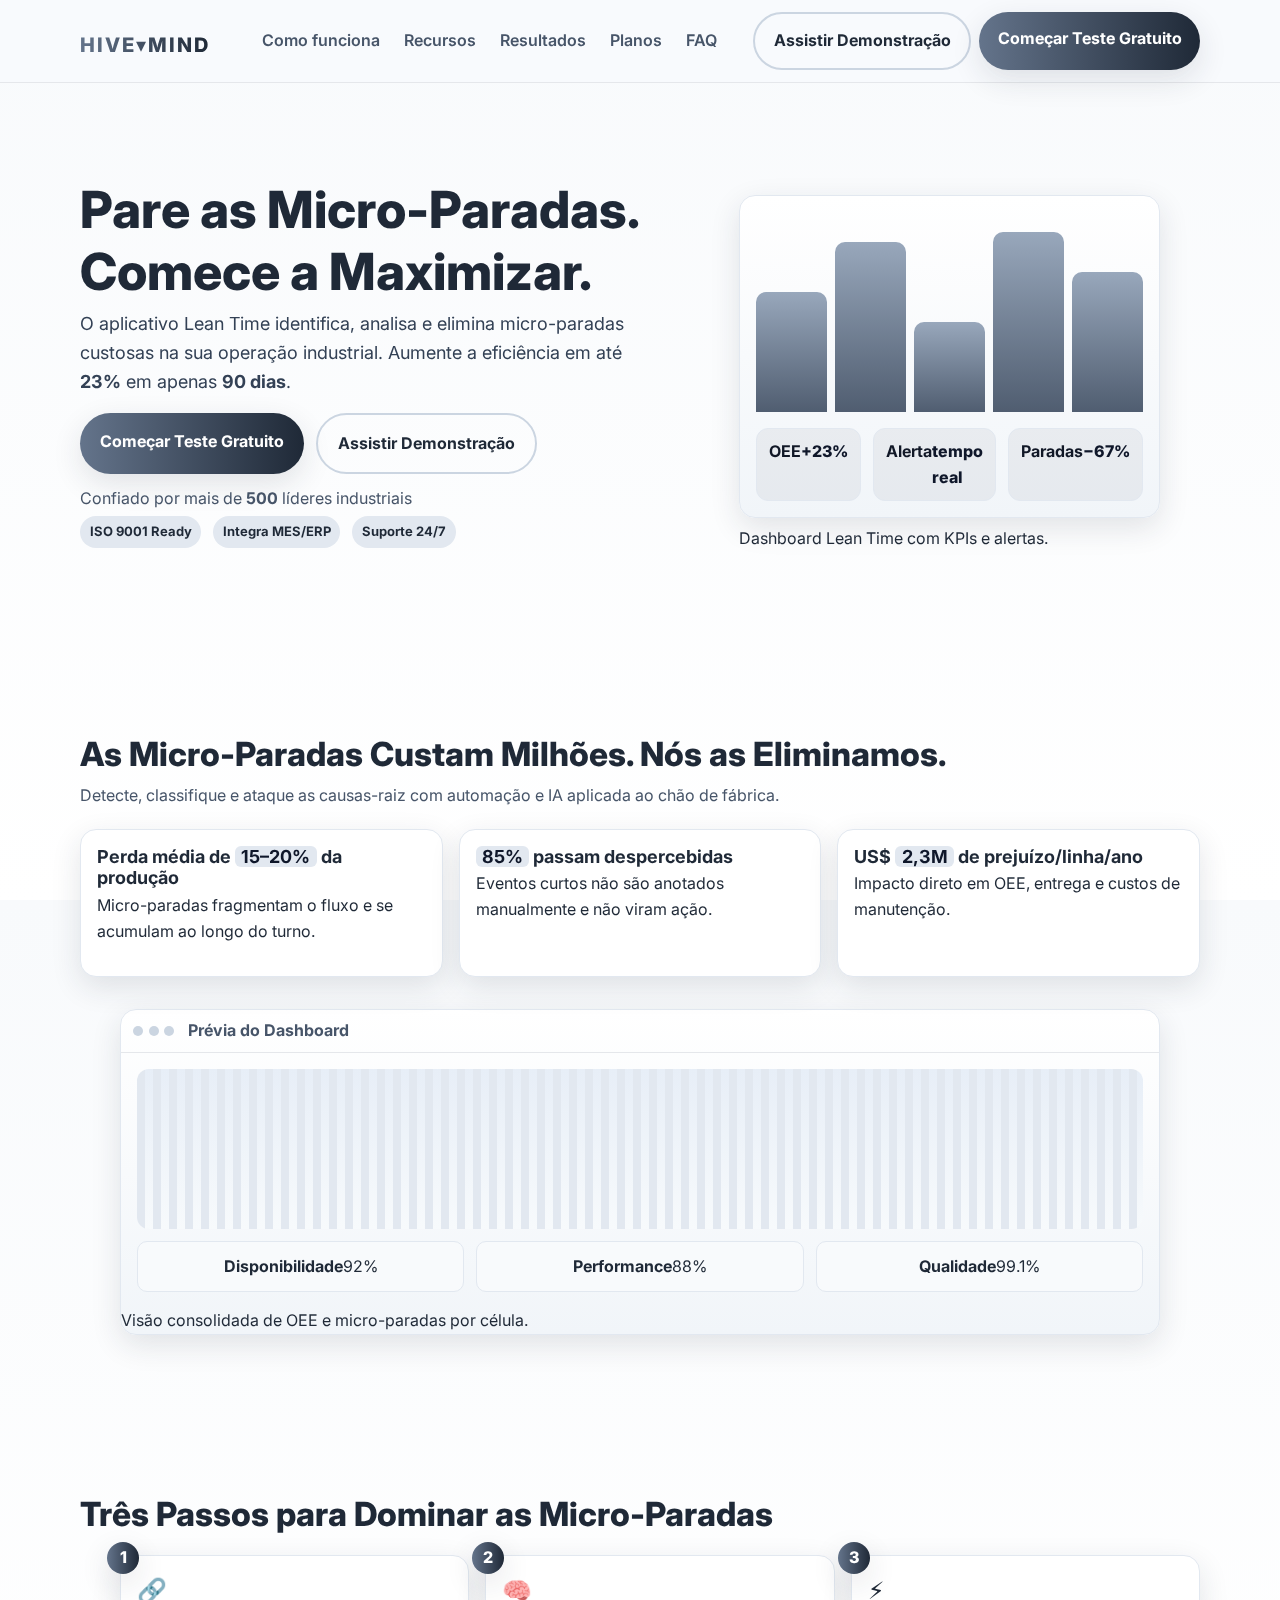
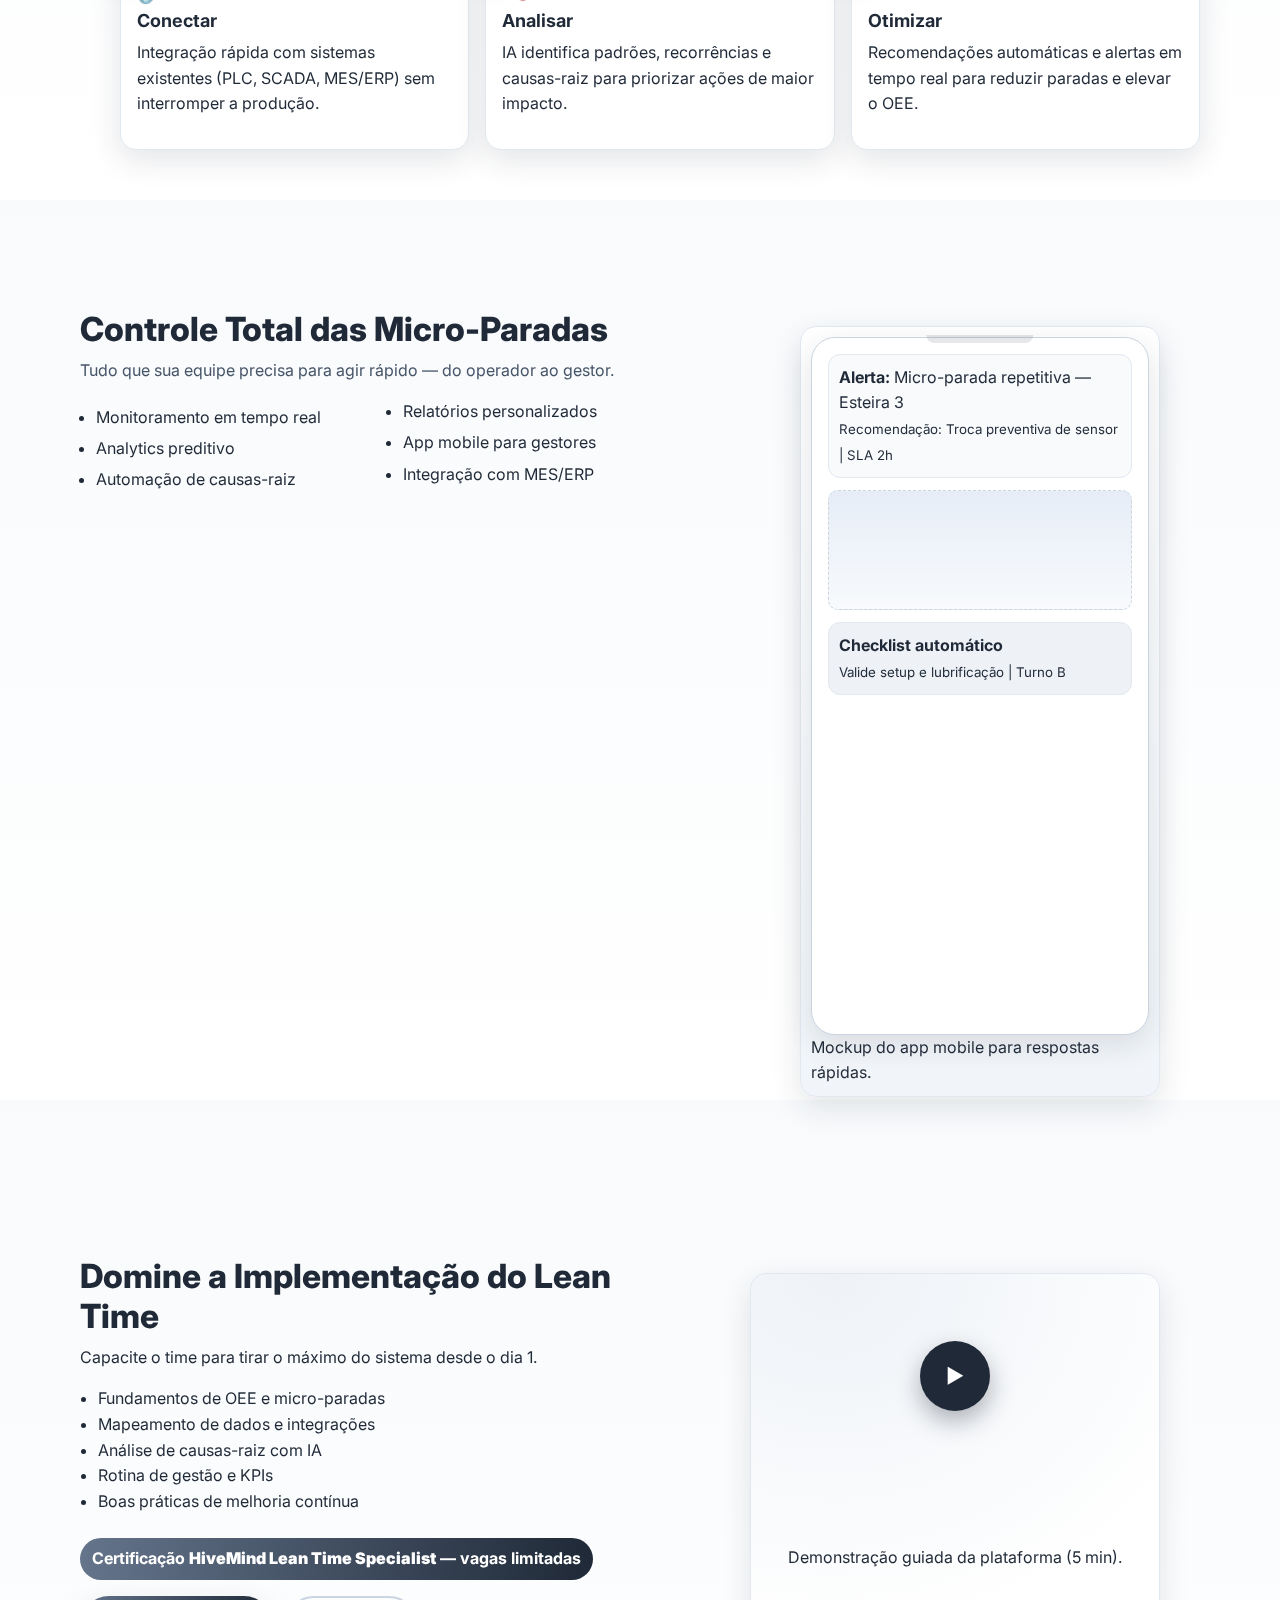
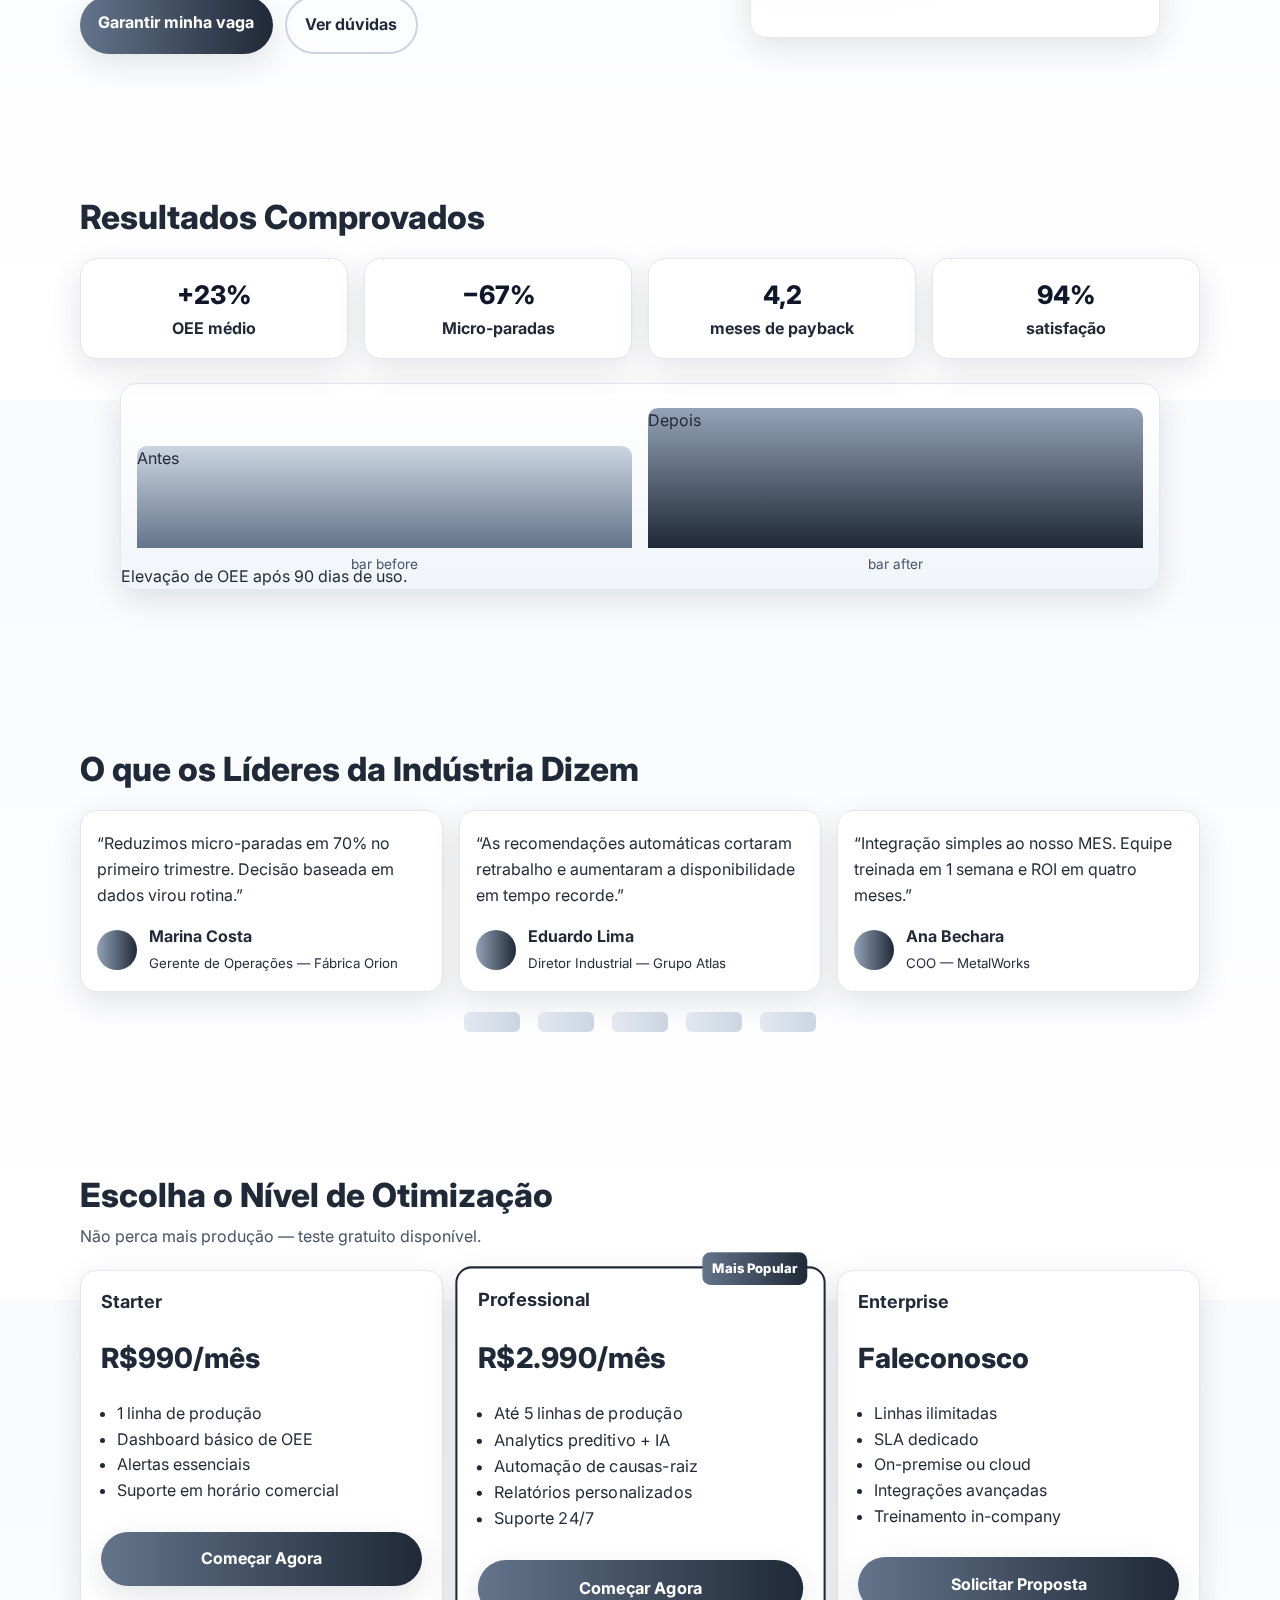
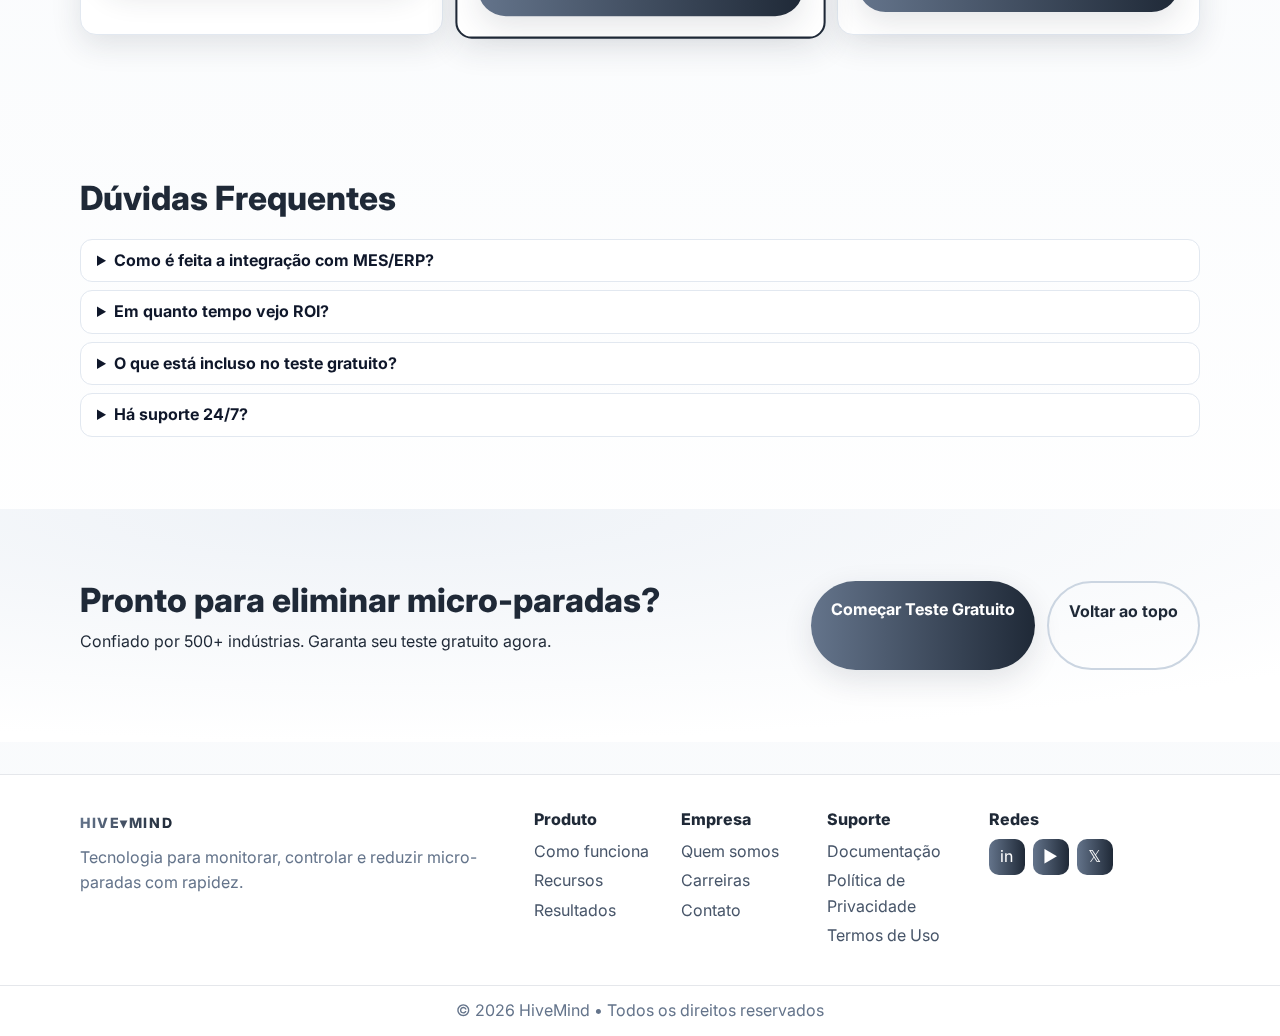
<file: app/index.html>
<!DOCTYPE html>
<html lang="pt-BR">
<head>
  <meta charset="utf-8" />
  <meta name="viewport" content="width=device-width, initial-scale=1" />
  <title>HiveMind – Lean Time Application | Pare as Micro-Paradas</title>
  <meta name="description" content="HiveMind – Lean Time Application: monitore, controle e reduza micro-paradas com analytics preditivo e integrações MES/ERP.">
  <link rel="preconnect" href="https://fonts.gstatic.com" crossorigin>
  <link href="https://fonts.googleapis.com/css2?family=Inter:wght@400;500;600;700;800&display=swap" rel="stylesheet">
  <link rel="stylesheet" href="styles.css" />
</head>
<body>
  <!-- Barra de navegação -->
  <header class="site-header">
    <div class="container header-inner">
      <a class="brand" href="#top" aria-label="HiveMind Home">
        <!-- Logo minimalista com gradiente -->
        <svg class="logo" width="140" height="28" viewBox="0 0 140 28" role="img" aria-label="HiveMind">
          <defs>
            <linearGradient id="g1" x1="0%" y1="0%" x2="100%" y2="0%">
              <stop offset="0%" stop-color="#64748B"/>
              <stop offset="100%" stop-color="#1F2937"/>
            </linearGradient>
          </defs>
          <text x="0" y="20" fill="url(#g1)" font-family="Inter, system-ui, -apple-system, Segoe UI, Roboto, Arial" font-size="20" font-weight="800" letter-spacing="2">HIVE▾MIND</text>
        </svg>
      </a>

      <nav class="nav" aria-label="principal">
        <a href="#como-funciona">Como funciona</a>
        <a href="#beneficios">Recursos</a>
        <a href="#resultados">Resultados</a>
        <a href="#precos">Planos</a>
        <a href="#faq">FAQ</a>
      </nav>

      <div class="header-cta">
        <a class="btn btn-ghost sm-hide" href="#demo">Assistir Demonstração</a>
        <a class="btn" href="#precos">Começar Teste Gratuito</a>
      </div>
    </div>
  </header>

  <main id="top">
    <!-- HERO -->
    <section class="section-hero">
      <div class="container grid-2">
        <div class="hero-copy">
          <h1>Pare as Micro-Paradas. <br class="br-md">Comece a Maximizar.</h1>
          <p class="lead">
            O aplicativo Lean Time identifica, analisa e elimina micro-paradas custosas na sua operação industrial.
            Aumente a eficiência em até <strong>23%</strong> em apenas <strong>90 dias</strong>.
          </p>

          <div class="cta-row">
            <a class="btn btn-lg" href="#precos">Começar Teste Gratuito</a>
            <a class="btn btn-ghost btn-lg" href="#demo">Assistir Demonstração</a>
          </div>

          <p class="trust">Confiado por mais de <strong>500</strong> líderes industriais</p>

          <ul class="hero-badges" aria-label="selos de confiança">
            <li>ISO 9001 Ready</li>
            <li>Integra MES/ERP</li>
            <li>Suporte 24/7</li>
          </ul>
        </div>

        <figure class="hero-media" aria-label="Visual de fábrica com analytics">
          <!-- Placeholder de gráfico/analytics -->
          <div class="mockup hero-mock">
            <div class="chart-bars" aria-hidden="true">
              <span style="--h:60%"></span>
              <span style="--h:85%"></span>
              <span style="--h:45%"></span>
              <span style="--h:90%"></span>
              <span style="--h:70%"></span>
            </div>
            <div class="kpi-row">
              <div class="kpi"><b>OEE</b><span>+23%</span></div>
              <div class="kpi"><b>Alerta</b><span>tempo real</span></div>
              <div class="kpi"><b>Paradas</b><span>−67%</span></div>
            </div>
          </div>
          <figcaption>Dashboard Lean Time com KPIs e alertas.</figcaption>
        </figure>
      </div>
    </section>

    <!-- PROBLEMA & SOLUÇÃO -->
    <section class="section problem">
      <div class="container">
        <header class="section-head">
          <h2>As Micro-Paradas Custam Milhões. Nós as Eliminamos.</h2>
          <p>Detecte, classifique e ataque as causas-raiz com automação e IA aplicada ao chão de fábrica.</p>
        </header>

        <div class="cards-3">
          <article class="card stat">
            <h3>Perda média de <span class="mark">15–20%</span> da produção</h3>
            <p>Micro-paradas fragmentam o fluxo e se acumulam ao longo do turno.</p>
          </article>
          <article class="card stat">
            <h3><span class="mark">85%</span> passam despercebidas</h3>
            <p>Eventos curtos não são anotados manualmente e não viram ação.</p>
          </article>
          <article class="card stat">
            <h3>US$ <span class="mark">2,3M</span> de prejuízo/linha/ano</h3>
            <p>Impacto direto em OEE, entrega e custos de manutenção.</p>
          </article>
        </div>

        <figure class="mockup wide">
          <div class="mockup-nav">
            <span class="dot"></span><span class="dot"></span><span class="dot"></span>
            <span class="title">Prévia do Dashboard</span>
          </div>
          <div class="mockup-body">
            <div class="trend"></div>
            <div class="cards">
              <div><b>Disponibilidade</b><span>92%</span></div>
              <div><b>Performance</b><span>88%</span></div>
              <div><b>Qualidade</b><span>99.1%</span></div>
            </div>
          </div>
          <figcaption>Visão consolidada de OEE e micro-paradas por célula.</figcaption>
        </figure>
      </div>
    </section>

    <!-- COMO FUNCIONA -->
    <section id="como-funciona" class="section how">
      <div class="container">
        <header class="section-head">
          <h2>Três Passos para Dominar as Micro-Paradas</h2>
        </header>

        <ol class="steps">
          <li>
            <div class="icon" aria-hidden="true">🔗</div>
            <h3>Conectar</h3>
            <p>Integração rápida com sistemas existentes (PLC, SCADA, MES/ERP) sem interromper a produção.</p>
          </li>
          <li>
            <div class="icon" aria-hidden="true">🧠</div>
            <h3>Analisar</h3>
            <p>IA identifica padrões, recorrências e causas-raiz para priorizar ações de maior impacto.</p>
          </li>
          <li>
            <div class="icon" aria-hidden="true">⚡</div>
            <h3>Otimizar</h3>
            <p>Recomendações automáticas e alertas em tempo real para reduzir paradas e elevar o OEE.</p>
          </li>
        </ol>
      </div>
    </section>

    <!-- BENEFÍCIOS & RECURSOS -->
    <section id="beneficios" class="section features">
      <div class="container grid-2">
        <header class="section-head">
          <h2>Controle Total das Micro-Paradas</h2>
          <p>Tudo que sua equipe precisa para agir rápido — do operador ao gestor.</p>
          <ul class="feature-list">
            <li>Monitoramento em tempo real</li>
            <li>Analytics preditivo</li>
            <li>Automação de causas-raiz</li>
            <li>Relatórios personalizados</li>
            <li>App mobile para gestores</li>
            <li>Integração com MES/ERP</li>
          </ul>
        </header>

        <figure class="mockup phone">
          <div class="phone-notch"></div>
          <div class="phone-screen">
            <div class="ticket">
              <b>Alerta:</b> Micro-parada repetitiva — Esteira 3<br>
              <small>Recomendação: Troca preventiva de sensor | SLA 2h</small>
            </div>
            <div class="mini-chart"></div>
            <div class="ticket secondary">
              <b>Checklist automático</b><br>
              <small>Valide setup e lubrificação | Turno B</small>
            </div>
          </div>
          <figcaption>Mockup do app mobile para respostas rápidas.</figcaption>
        </figure>
      </div>
    </section>

    <!-- TREINAMENTO -->
    <section class="section training" id="demo">
      <div class="container grid-2">
        <div>
          <h2>Domine a Implementação do Lean Time</h2>
          <p>Capacite o time para tirar o máximo do sistema desde o dia 1.</p>
          <ul class="modules">
            <li>Fundamentos de OEE e micro-paradas</li>
            <li>Mapeamento de dados e integrações</li>
            <li>Análise de causas-raiz com IA</li>
            <li>Rotina de gestão e KPIs</li>
            <li>Boas práticas de melhoria contínua</li>
          </ul>
          <div class="badge">Certificação <b>HiveMind Lean Time Specialist</b> — vagas limitadas</div>
          <div class="cta-row">
            <a class="btn" href="#precos">Garantir minha vaga</a>
            <a class="btn btn-ghost" href="#faq">Ver dúvidas</a>
          </div>
        </div>
        <figure class="video-placeholder" aria-label="Player de demonstração">
          <div class="play">▶</div>
          <figcaption>Demonstração guiada da plataforma (5 min).</figcaption>
        </figure>
      </div>
    </section>

    <!-- RESULTADOS / ROI -->
    <section id="resultados" class="section results">
      <div class="container">
        <header class="section-head">
          <h2>Resultados Comprovados</h2>
        </header>

        <div class="metrics">
          <div class="metric"><span>+23%</span><b>OEE médio</b></div>
          <div class="metric"><span>−67%</span><b>Micro-paradas</b></div>
          <div class="metric"><span>4,2</span><b>meses de payback</b></div>
          <div class="metric"><span>94%</span><b>satisfação</b></div>
        </div>

        <!-- gráfico antes/depois (placeholder) -->
        <figure class="mockup chart-before-after" aria-label="Gráfico antes e depois">
          <div class="ba">
            <div class="bar before" style="--v:62%">Antes</div>
            <div class="bar after"  style="--v:85%">Depois</div>
          </div>
          <figcaption>Elevação de OEE após 90 dias de uso.</figcaption>
        </figure>
      </div>
    </section>

    <!-- DEPOIMENTOS -->
    <section class="section testimonials">
      <div class="container">
        <header class="section-head">
          <h2>O que os Líderes da Indústria Dizem</h2>
        </header>

        <div class="cards-3">
          <article class="testimonial">
            <p>“Reduzimos micro-paradas em 70% no primeiro trimestre. Decisão baseada em dados virou rotina.”</p>
            <div class="who">
              <div class="avatar" aria-hidden="true"></div>
              <div><b>Marina Costa</b><br><small>Gerente de Operações — Fábrica Orion</small></div>
            </div>
          </article>
          <article class="testimonial">
            <p>“As recomendações automáticas cortaram retrabalho e aumentaram a disponibilidade em tempo recorde.”</p>
            <div class="who">
              <div class="avatar" aria-hidden="true"></div>
              <div><b>Eduardo Lima</b><br><small>Diretor Industrial — Grupo Atlas</small></div>
            </div>
          </article>
          <article class="testimonial">
            <p>“Integração simples ao nosso MES. Equipe treinada em 1 semana e ROI em quatro meses.”</p>
            <div class="who">
              <div class="avatar" aria-hidden="true"></div>
              <div><b>Ana Bechara</b><br><small>COO — MetalWorks</small></div>
            </div>
          </article>
        </div>

        <ul class="logo-row" aria-label="logos de clientes">
          <li class="logo-dot"></li><li class="logo-dot"></li><li class="logo-dot"></li><li class="logo-dot"></li><li class="logo-dot"></li>
        </ul>
      </div>
    </section>

    <!-- PLANOS & PREÇOS -->
    <section id="precos" class="section pricing">
      <div class="container">
        <header class="section-head">
          <h2>Escolha o Nível de Otimização</h2>
          <p>Não perca mais produção — teste gratuito disponível.</p>
        </header>

        <div class="pricing-grid">
          <!-- Starter -->
          <article class="price-card">
            <h3>Starter</h3>
            <p class="price"><span>R$</span>990<span>/mês</span></p>
            <ul>
              <li>1 linha de produção</li>
              <li>Dashboard básico de OEE</li>
              <li>Alertas essenciais</li>
              <li>Suporte em horário comercial</li>
            </ul>
            <a class="btn w-100" href="#cta-final">Começar Agora</a>
          </article>

          <!-- Professional (Mais Popular) -->
          <article class="price-card highlight" aria-label="Plano mais popular">
            <div class="ribbon">Mais Popular</div>
            <h3>Professional</h3>
            <p class="price"><span>R$</span>2.990<span>/mês</span></p>
            <ul>
              <li>Até 5 linhas de produção</li>
              <li>Analytics preditivo + IA</li>
              <li>Automação de causas-raiz</li>
              <li>Relatórios personalizados</li>
              <li>Suporte 24/7</li>
            </ul>
            <a class="btn w-100" href="#cta-final">Começar Agora</a>
          </article>

          <!-- Enterprise -->
          <article class="price-card">
            <h3>Enterprise</h3>
            <p class="price"><span>Fale</span>conosco</p>
            <ul>
              <li>Linhas ilimitadas</li>
              <li>SLA dedicado</li>
              <li>On-premise ou cloud</li>
              <li>Integrações avançadas</li>
              <li>Treinamento in-company</li>
            </ul>
            <a class="btn w-100" href="#cta-final">Solicitar Proposta</a>
          </article>
        </div>
      </div>
    </section>

    <!-- FAQ -->
    <section id="faq" class="section faq">
      <div class="container">
        <header class="section-head">
          <h2>Dúvidas Frequentes</h2>
        </header>

        <div class="faq-list">
          <details>
            <summary>Como é feita a integração com MES/ERP?</summary>
            <p>Conectamos via APIs, OPC UA e conectores prontos. A implantação é guiada e sem parada da produção.</p>
          </details>
          <details>
            <summary>Em quanto tempo vejo ROI?</summary>
            <p>Clientes típicos atingem payback em ~4,2 meses ao reduzir micro-paradas e elevar OEE.</p>
          </details>
          <details>
            <summary>O que está incluso no teste gratuito?</summary>
            <p>30 dias com recursos Professional em uma linha piloto, onboarding e acesso ao treinamento básico.</p>
          </details>
          <details>
            <summary>Há suporte 24/7?</summary>
            <p>Sim, nos planos Professional e Enterprise, com canais dedicados e SLOs definidos.</p>
          </details>
        </div>
      </div>
    </section>

    <!-- CTA FINAL -->
    <section id="cta-final" class="section cta-final">
      <div class="container grid-2">
        <div>
          <h2>Pronto para eliminar micro-paradas?</h2>
          <p>Confiado por 500+ indústrias. Garanta seu teste gratuito agora.</p>
        </div>
        <div class="cta-row end">
          <a class="btn btn-lg" href="#precos">Começar Teste Gratuito</a>
          <a class="btn btn-ghost btn-lg" href="#top">Voltar ao topo</a>
        </div>
      </div>
    </section>
  </main>

  <!-- RODAPÉ -->
  <footer class="site-footer">
    <div class="container footer-grid">
      <div>
        <div class="brand-inline">
          <svg class="logo small" width="110" height="24" viewBox="0 0 140 28" aria-hidden="true">
            <defs>
              <linearGradient id="g2" x1="0%" y1="0%" x2="100%" y2="0%">
                <stop offset="0%" stop-color="#64748B"/>
                <stop offset="100%" stop-color="#1F2937"/>
              </linearGradient>
            </defs>
            <text x="0" y="20" fill="url(#g2)" font-family="Inter" font-size="18" font-weight="800" letter-spacing="2">HIVE▾MIND</text>
          </svg>
        </div>
        <p class="muted">Tecnologia para monitorar, controlar e reduzir micro-paradas com rapidez.</p>
      </div>

      <nav class="footer-nav" aria-label="links úteis">
        <div>
          <h4>Produto</h4>
          <a href="#como-funciona">Como funciona</a>
          <a href="#beneficios">Recursos</a>
          <a href="#resultados">Resultados</a>
        </div>
        <div>
          <h4>Empresa</h4>
          <a href="#">Quem somos</a>
          <a href="#">Carreiras</a>
          <a href="#">Contato</a>
        </div>
        <div>
          <h4>Suporte</h4>
          <a href="#">Documentação</a>
          <a href="#">Política de Privacidade</a>
          <a href="#">Termos de Uso</a>
        </div>
      </nav>

      <div class="social">
        <h4>Redes</h4>
        <div class="icons" aria-label="redes sociais">
          <a href="#" aria-label="LinkedIn">in</a>
          <a href="#" aria-label="YouTube">▶</a>
          <a href="#" aria-label="X/Twitter">𝕏</a>
        </div>
      </div>
    </div>

    <div class="copy">
      © <span id="y"></span> HiveMind • Todos os direitos reservados
    </div>
  </footer>

  <script>
    // Ano dinâmico simples
    document.getElementById('y').textContent = new Date().getFullYear();
  </script>
</body>
</html>
</file>
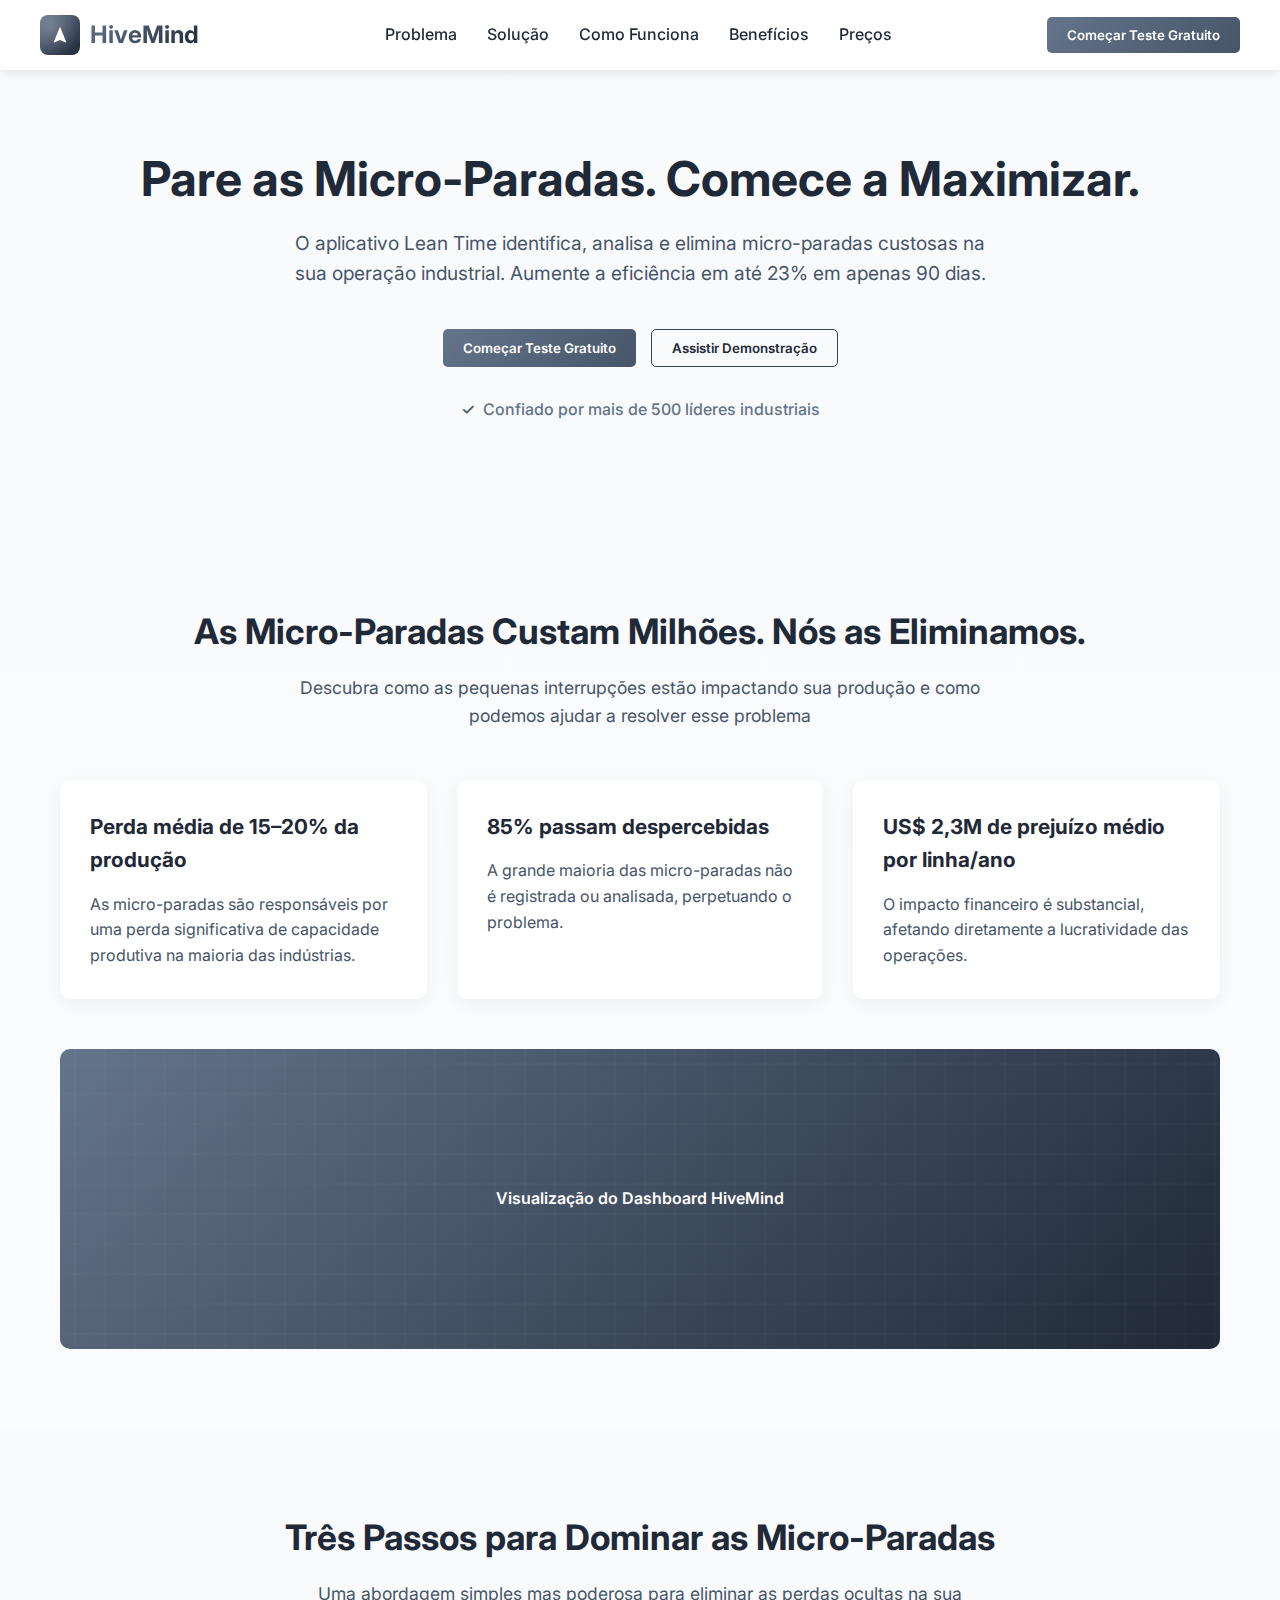
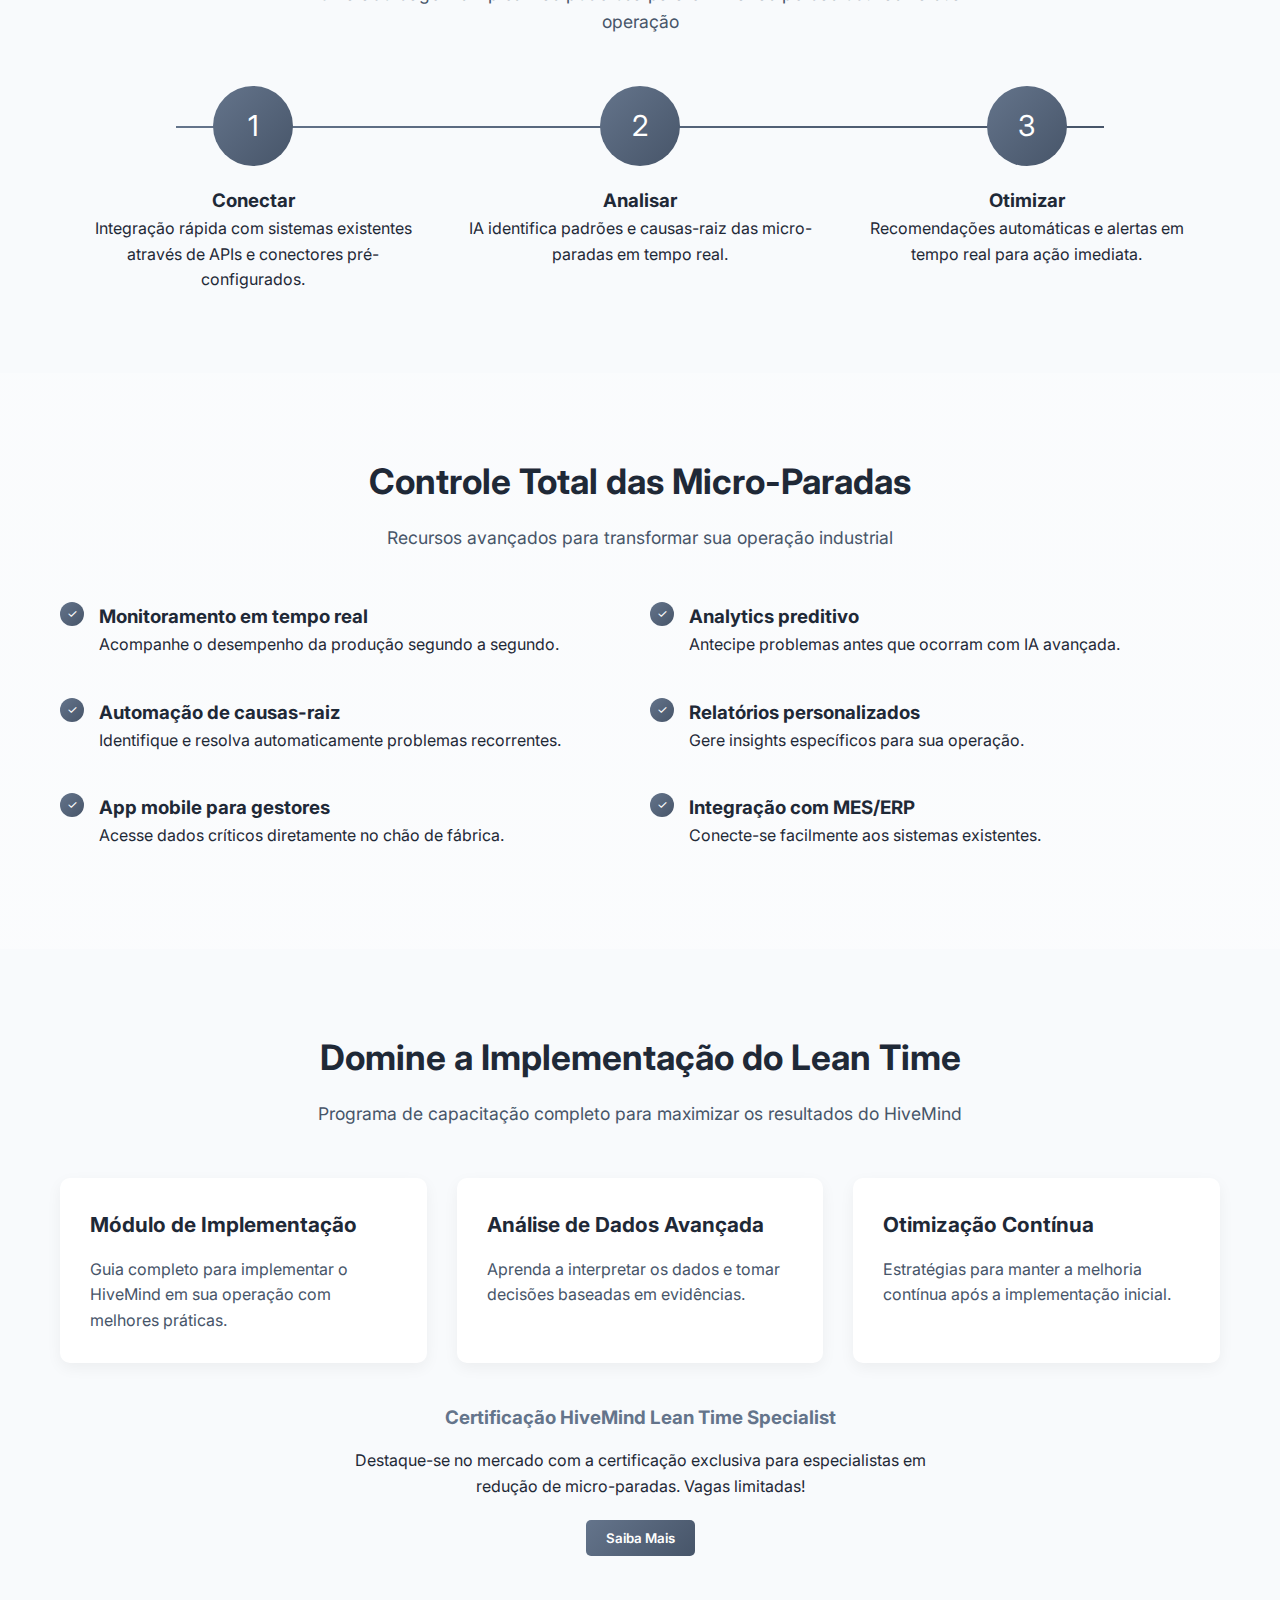
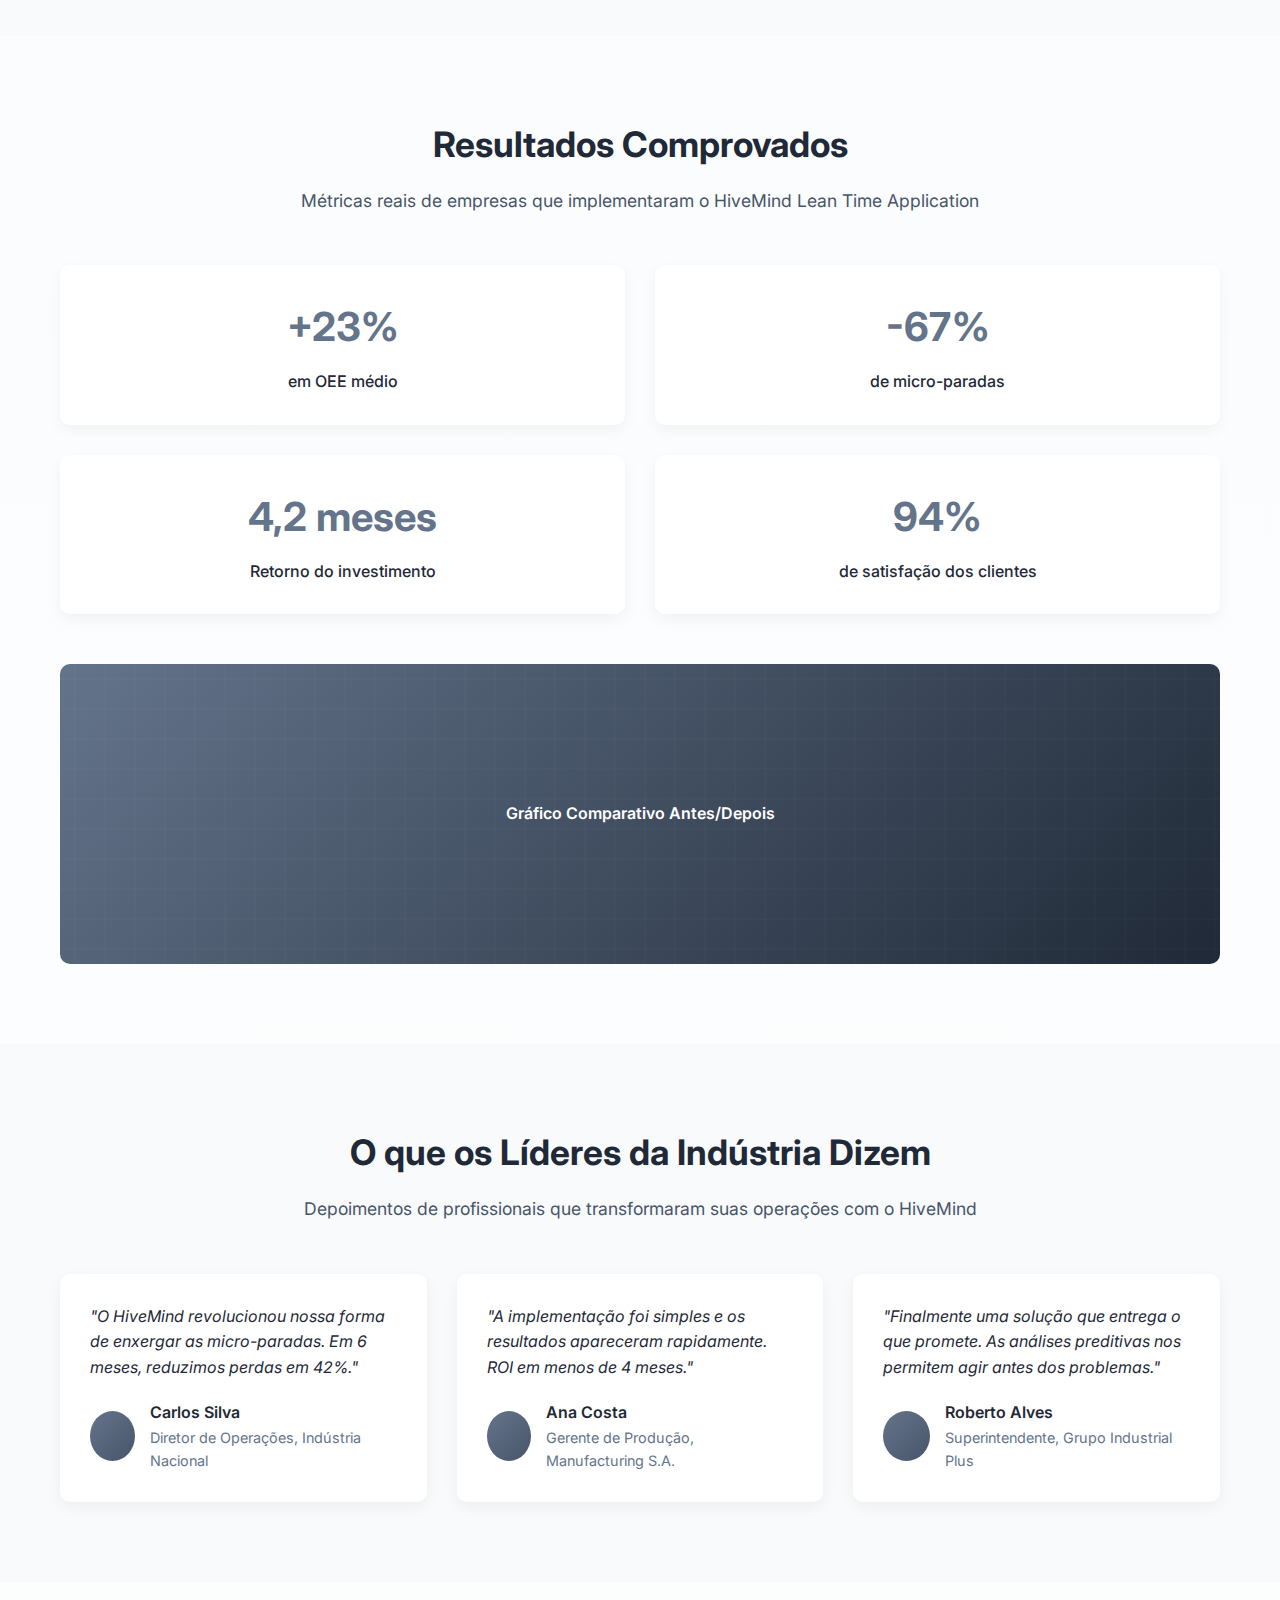
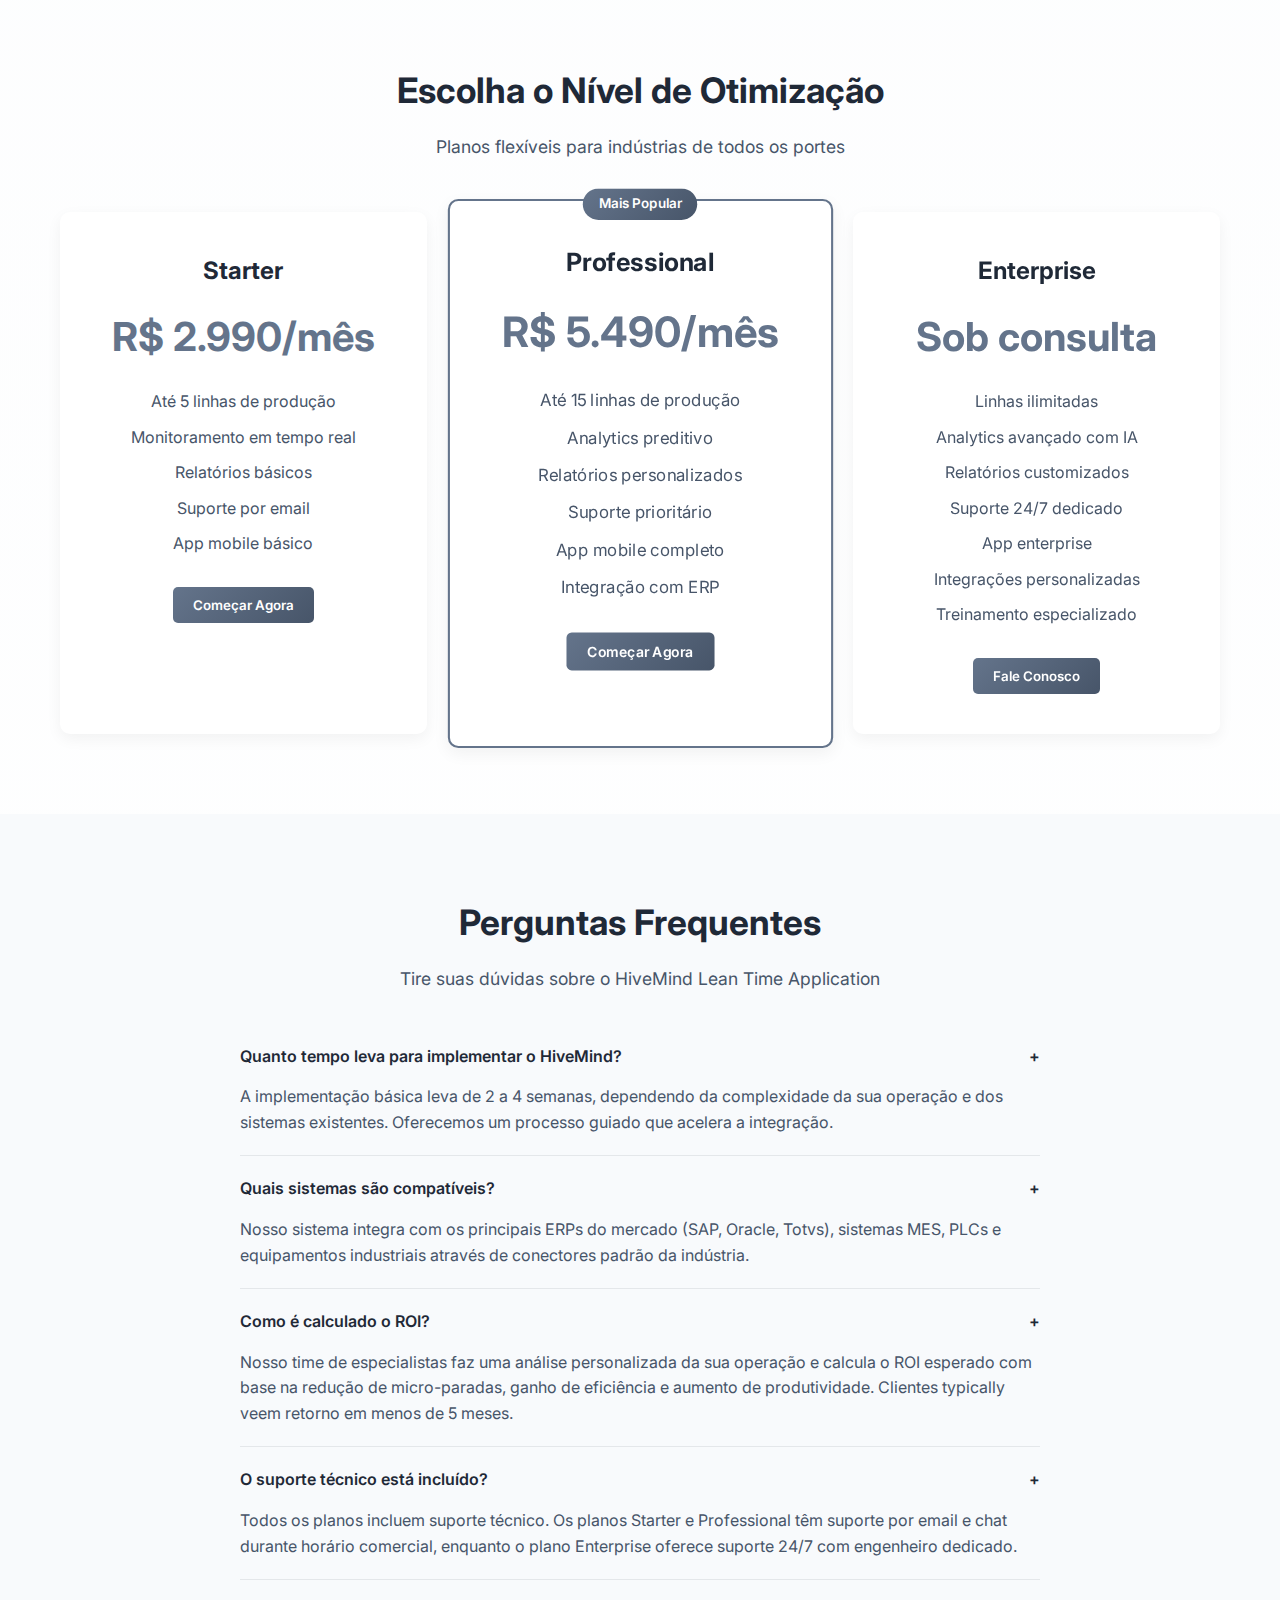
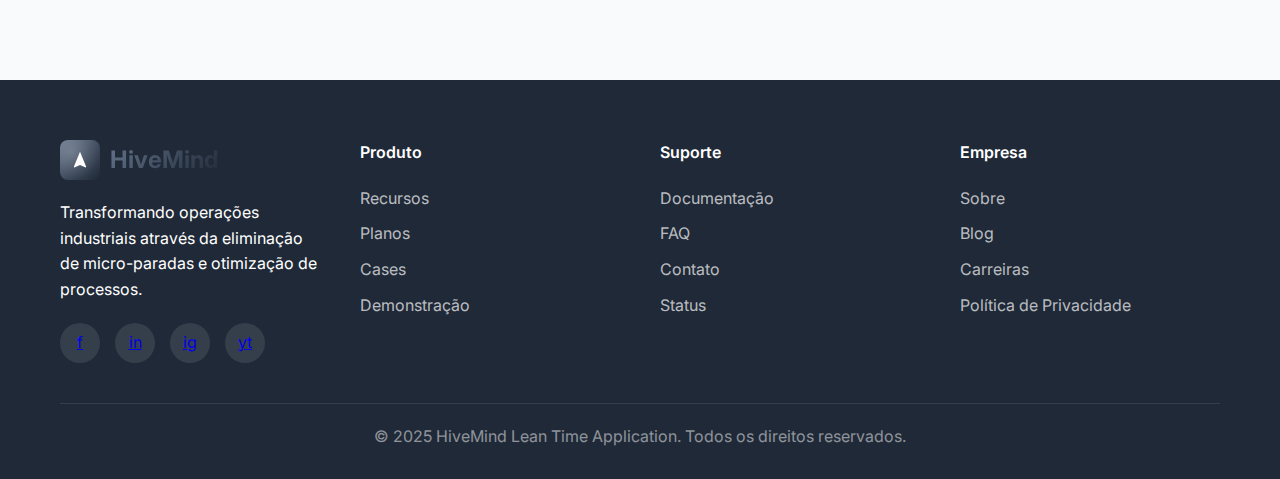
<file: app/index1.html>
<!DOCTYPE html>
<html lang="pt-BR">
<head>
    <meta charset="UTF-8">
    <meta name="viewport" content="width=device-width, initial-scale=1.0">
    <title>HiveMind - Lean Time Application</title>
    <link rel="preconnect" href="https://fonts.googleapis.com">
    <link rel="preconnect" href="https://fonts.gstatic.com" crossorigin>
    <link href="https://fonts.googleapis.com/css2?family=Inter:wght@300;400;500;600;700&display=swap" rel="stylesheet">
    <style>
        :root {
            --primary-1: #64748B;
            --primary-2: #475569;
            --secondary-1: #374151;
            --secondary-2: #1F2937;
            --accent: #FFFFFF;
            --gradient-start: #F8FAFC;
            --gradient-end: #FFFFFF;
        }
        
        * {
            margin: 0;
            padding: 0;
            box-sizing: border-box;
            font-family: 'Inter', sans-serif;
        }
        
        body {
            background: linear-gradient(to bottom, var(--gradient-start), var(--gradient-end));
            color: var(--secondary-2);
            line-height: 1.6;
        }
        
        .container {
            width: 100%;
            max-width: 1200px;
            margin: 0 auto;
            padding: 0 20px;
        }
        
        /* Header e Navegação */
        header {
            background-color: var(--accent);
            box-shadow: 0 2px 10px rgba(0, 0, 0, 0.1);
            position: fixed;
            width: 100%;
            top: 0;
            z-index: 1000;
        }
        
        .header-container {
            display: flex;
            justify-content: space-between;
            align-items: center;
            padding: 15px 0;
        }
        
        .logo {
            display: flex;
            align-items: center;
        }
        
        .logo-icon {
            width: 40px;
            height: 40px;
            background: linear-gradient(135deg, var(--primary-1), var(--secondary-2));
            border-radius: 8px;
            margin-right: 10px;
            position: relative;
            overflow: hidden;
        }
        
        .logo-icon::before {
            content: "";
            position: absolute;
            width: 100%;
            height: 100%;
            background: radial-gradient(circle at 30% 30%, rgba(255, 255, 255, 0.2), transparent 70%);
        }
        
        .logo-icon::after {
            content: "";
            position: absolute;
            top: 50%;
            left: 50%;
            transform: translate(-50%, -50%);
            width: 20px;
            height: 20px;
            background: url("data:image/svg+xml,%3Csvg xmlns='http://www.w3.org/2000/svg' viewBox='0 0 24 24' fill='white'%3E%3Cpath d='M12 2L4.5 20.29l.71.71L12 18l6.79 3 .71-.71z'/%3E%3C/svg%3E") no-repeat center;
        }
        
        .logo-text {
            font-weight: 700;
            font-size: 1.5rem;
            background: linear-gradient(135deg, var(--primary-1), var(--secondary-2));
            -webkit-background-clip: text;
            -webkit-text-fill-color: transparent;
        }
        
        nav ul {
            display: flex;
            list-style: none;
        }
        
        nav ul li {
            margin-left: 30px;
        }
        
        nav ul li a {
            text-decoration: none;
            color: var(--secondary-2);
            font-weight: 500;
            transition: color 0.3s;
        }
        
        nav ul li a:hover {
            color: var(--primary-1);
        }
        
        .cta-button {
            background: linear-gradient(135deg, var(--primary-1), var(--primary-2));
            color: var(--accent);
            border: none;
            padding: 10px 20px;
            border-radius: 5px;
            font-weight: 600;
            cursor: pointer;
            transition: all 0.3s;
        }
        
        .cta-button:hover {
            transform: translateY(-2px);
            box-shadow: 0 4px 10px rgba(0, 0, 0, 0.1);
        }
        
        .ghost-button {
            background: transparent;
            color: var(--secondary-2);
            border: 1px solid var(--secondary-1);
            padding: 10px 20px;
            border-radius: 5px;
            font-weight: 600;
            cursor: pointer;
            transition: all 0.3s;
        }
        
        .ghost-button:hover {
            background-color: rgba(55, 65, 81, 0.1);
        }
        
        /* Hero Section */
        .hero {
            padding: 150px 0 100px;
            text-align: center;
        }
        
        .hero h1 {
            font-size: 3rem;
            font-weight: 700;
            margin-bottom: 20px;
            line-height: 1.2;
        }
        
        .hero p {
            font-size: 1.2rem;
            max-width: 700px;
            margin: 0 auto 40px;
            color: var(--primary-2);
        }
        
        .hero-buttons {
            display: flex;
            justify-content: center;
            gap: 15px;
            margin-bottom: 30px;
        }
        
        .trust-indicator {
            display: flex;
            align-items: center;
            justify-content: center;
            color: var(--primary-1);
            font-weight: 500;
        }
        
        .trust-indicator::before {
            content: "✓";
            margin-right: 8px;
            color: var(--primary-2);
        }
        
        /* Seções Gerais */
        section {
            padding: 80px 0;
        }
        
        .section-title {
            text-align: center;
            margin-bottom: 50px;
        }
        
        .section-title h2 {
            font-size: 2.2rem;
            font-weight: 700;
            margin-bottom: 15px;
            color: var(--secondary-2);
        }
        
        .section-title p {
            font-size: 1.1rem;
            max-width: 700px;
            margin: 0 auto;
            color: var(--primary-2);
        }
        
        /* Cards */
        .card-container {
            display: grid;
            grid-template-columns: repeat(auto-fit, minmax(300px, 1fr));
            gap: 30px;
            margin-top: 40px;
        }
        
        .card {
            background-color: var(--accent);
            border-radius: 10px;
            padding: 30px;
            box-shadow: 0 5px 15px rgba(0, 0, 0, 0.05);
            transition: transform 0.3s, box-shadow 0.3s;
        }
        
        .card:hover {
            transform: translateY(-5px);
            box-shadow: 0 10px 25px rgba(0, 0, 0, 0.1);
        }
        
        .card h3 {
            font-size: 1.3rem;
            margin-bottom: 15px;
            color: var(--secondary-2);
        }
        
        .card p {
            color: var(--primary-2);
        }
        
        /* Dashboard Preview */
        .dashboard-preview {
            margin-top: 50px;
            text-align: center;
        }
        
        .dashboard-placeholder {
            background: linear-gradient(135deg, var(--primary-1), var(--secondary-2));
            height: 300px;
            border-radius: 10px;
            display: flex;
            align-items: center;
            justify-content: center;
            color: var(--accent);
            font-weight: 600;
            position: relative;
            overflow: hidden;
        }
        
        .dashboard-placeholder::before {
            content: "";
            position: absolute;
            width: 100%;
            height: 100%;
            background: 
                linear-gradient(90deg, transparent 48%, rgba(255,255,255,0.1) 50%, transparent 52%),
                linear-gradient(transparent 48%, rgba(255,255,255,0.1) 50%, transparent 52%);
            background-size: 30px 30px;
        }
        
        /* Como Funciona */
        .steps {
            display: flex;
            justify-content: space-between;
            margin-top: 50px;
            position: relative;
        }
        
        .steps::before {
            content: "";
            position: absolute;
            top: 40px;
            left: 10%;
            right: 10%;
            height: 2px;
            background: linear-gradient(to right, var(--primary-1), var(--primary-2));
            z-index: 0;
        }
        
        .step {
            text-align: center;
            position: relative;
            z-index: 1;
            flex: 1;
            padding: 0 20px;
        }
        
        .step-icon {
            width: 80px;
            height: 80px;
            background: linear-gradient(135deg, var(--primary-1), var(--primary-2));
            border-radius: 50%;
            margin: 0 auto 20px;
            display: flex;
            align-items: center;
            justify-content: center;
            color: var(--accent);
            font-size: 1.8rem;
        }
        
        /* Benefícios */
        .features {
            display: grid;
            grid-template-columns: repeat(2, 1fr);
            gap: 20px;
            margin-top: 40px;
        }
        
        .feature {
            display: flex;
            align-items: flex-start;
            margin-bottom: 20px;
        }
        
        .feature-icon {
            min-width: 24px;
            height: 24px;
            background: linear-gradient(135deg, var(--primary-1), var(--primary-2));
            border-radius: 50%;
            margin-right: 15px;
            position: relative;
        }
        
        .feature-icon::before {
            content: "✓";
            position: absolute;
            top: 50%;
            left: 50%;
            transform: translate(-50%, -50%);
            color: var(--accent);
            font-size: 12px;
        }
        
        /* Resultados */
        .metrics {
            display: grid;
            grid-template-columns: repeat(2, 1fr);
            gap: 30px;
            margin-top: 40px;
        }
        
        .metric {
            text-align: center;
            padding: 30px;
            background-color: var(--accent);
            border-radius: 10px;
            box-shadow: 0 5px 15px rgba(0, 0, 0, 0.05);
        }
        
        .metric-value {
            font-size: 2.5rem;
            font-weight: 700;
            color: var(--primary-1);
            margin-bottom: 10px;
        }
        
        .metric-label {
            color: var(--secondary-2);
            font-weight: 500;
        }
        
        /* Depoimentos */
        .testimonials {
            display: grid;
            grid-template-columns: repeat(3, 1fr);
            gap: 30px;
            margin-top: 40px;
        }
        
        .testimonial {
            background-color: var(--accent);
            padding: 30px;
            border-radius: 10px;
            box-shadow: 0 5px 15px rgba(0, 0, 0, 0.05);
        }
        
        .testimonial-text {
            font-style: italic;
            margin-bottom: 20px;
            color: var(--secondary-2);
        }
        
        .testimonial-author {
            display: flex;
            align-items: center;
        }
        
        .author-avatar {
            width: 50px;
            height: 50px;
            background: linear-gradient(135deg, var(--primary-1), var(--primary-2));
            border-radius: 50%;
            margin-right: 15px;
        }
        
        .author-info h4 {
            font-weight: 600;
            color: var(--secondary-2);
        }
        
        .author-info p {
            color: var(--primary-1);
            font-size: 0.9rem;
        }
        
        /* Planos e Preços */
        .pricing {
            display: grid;
            grid-template-columns: repeat(3, 1fr);
            gap: 30px;
            margin-top: 40px;
        }
        
        .pricing-plan {
            background-color: var(--accent);
            padding: 40px 30px;
            border-radius: 10px;
            box-shadow: 0 5px 15px rgba(0, 0, 0, 0.05);
            position: relative;
            text-align: center;
        }
        
        .popular {
            border: 2px solid var(--primary-1);
            transform: scale(1.05);
        }
        
        .popular-label {
            position: absolute;
            top: -12px;
            left: 50%;
            transform: translateX(-50%);
            background: linear-gradient(135deg, var(--primary-1), var(--primary-2));
            color: var(--accent);
            padding: 5px 15px;
            border-radius: 20px;
            font-size: 0.8rem;
            font-weight: 600;
        }
        
        .plan-name {
            font-size: 1.5rem;
            font-weight: 700;
            color: var(--secondary-2);
            margin-bottom: 15px;
        }
        
        .plan-price {
            font-size: 2.5rem;
            font-weight: 700;
            color: var(--primary-1);
            margin-bottom: 20px;
        }
        
        .plan-features {
            list-style: none;
            margin-bottom: 30px;
        }
        
        .plan-features li {
            margin-bottom: 10px;
            color: var(--primary-2);
        }
        
        /* FAQ */
        .faq {
            max-width: 800px;
            margin: 40px auto 0;
        }
        
        .faq-item {
            margin-bottom: 20px;
            border-bottom: 1px solid rgba(55, 65, 81, 0.1);
            padding-bottom: 20px;
        }
        
        .faq-question {
            font-weight: 600;
            color: var(--secondary-2);
            cursor: pointer;
            display: flex;
            justify-content: space-between;
            align-items: center;
        }
        
        .faq-answer {
            margin-top: 15px;
            color: var(--primary-2);
        }
        
        /* Footer */
        footer {
            background-color: var(--secondary-2);
            color: var(--accent);
            padding: 60px 0 30px;
        }
        
        .footer-content {
            display: grid;
            grid-template-columns: repeat(4, 1fr);
            gap: 40px;
        }
        
        .footer-logo {
            margin-bottom: 20px;
        }
        
        .footer-links h4 {
            margin-bottom: 20px;
            font-weight: 600;
        }
        
        .footer-links ul {
            list-style: none;
        }
        
        .footer-links ul li {
            margin-bottom: 10px;
        }
        
        .footer-links ul li a {
            color: rgba(255, 255, 255, 0.7);
            text-decoration: none;
            transition: color 0.3s;
        }
        
        .footer-links ul li a:hover {
            color: var(--accent);
        }
        
        .social-links {
            display: flex;
            gap: 15px;
            margin-top: 20px;
        }
        
        .social-link {
            width: 40px;
            height: 40px;
            background: rgba(255, 255, 255, 0.1);
            border-radius: 50%;
            display: flex;
            align-items: center;
            justify-content: center;
            transition: background 0.3s;
        }
        
        .social-link:hover {
            background: rgba(255, 255, 255, 0.2);
        }
        
        .footer-bottom {
            margin-top: 40px;
            padding-top: 20px;
            border-top: 1px solid rgba(255, 255, 255, 0.1);
            text-align: center;
            color: rgba(255, 255, 255, 0.5);
        }
        
        /* Responsividade */
        @media (max-width: 992px) {
            .features,
            .metrics,
            .testimonials,
            .pricing,
            .footer-content {
                grid-template-columns: repeat(2, 1fr);
            }
            
            .steps {
                flex-direction: column;
            }
            
            .steps::before {
                display: none;
            }
            
            .step {
                margin-bottom: 40px;
            }
            
            .hero h1 {
                font-size: 2.5rem;
            }
        }
        
        @media (max-width: 768px) {
            .features,
            .metrics,
            .testimonials,
            .pricing,
            .footer-content {
                grid-template-columns: 1fr;
            }
            
            .hero-buttons {
                flex-direction: column;
            }
            
            nav ul {
                display: none;
            }
            
            .hero h1 {
                font-size: 2rem;
            }
        }
    </style>
</head>
<body>
    <!-- Header -->
    <header>
        <div class="container header-container">
            <div class="logo">
                <div class="logo-icon"></div>
                <div class="logo-text">HiveMind</div>
            </div>
            <nav>
                <ul>
                    <li><a href="#problema">Problema</a></li>
                    <li><a href="#solucao">Solução</a></li>
                    <li><a href="#como-funciona">Como Funciona</a></li>
                    <li><a href="#beneficios">Benefícios</a></li>
                    <li><a href="#precos">Preços</a></li>
                </ul>
            </nav>
            <button class="cta-button">Começar Teste Gratuito</button>
        </div>
    </header>

    <!-- Hero Section -->
    <section class="hero">
        <div class="container">
            <h1>Pare as Micro-Paradas. Comece a Maximizar.</h1>
            <p>O aplicativo Lean Time identifica, analisa e elimina micro-paradas custosas na sua operação industrial. Aumente a eficiência em até 23% em apenas 90 dias.</p>
            <div class="hero-buttons">
                <button class="cta-button">Começar Teste Gratuito</button>
                <button class="ghost-button">Assistir Demonstração</button>
            </div>
            <div class="trust-indicator">Confiado por mais de 500 líderes industriais</div>
        </div>
    </section>

    <!-- Problema & Solução -->
    <section id="problema">
        <div class="container">
            <div class="section-title">
                <h2>As Micro-Paradas Custam Milhões. Nós as Eliminamos.</h2>
                <p>Descubra como as pequenas interrupções estão impactando sua produção e como podemos ajudar a resolver esse problema</p>
            </div>
            <div class="card-container">
                <div class="card">
                    <h3>Perda média de 15–20% da produção</h3>
                    <p>As micro-paradas são responsáveis por uma perda significativa de capacidade produtiva na maioria das indústrias.</p>
                </div>
                <div class="card">
                    <h3>85% passam despercebidas</h3>
                    <p>A grande maioria das micro-paradas não é registrada ou analisada, perpetuando o problema.</p>
                </div>
                <div class="card">
                    <h3>US$ 2,3M de prejuízo médio por linha/ano</h3>
                    <p>O impacto financeiro é substancial, afetando diretamente a lucratividade das operações.</p>
                </div>
            </div>
            <div class="dashboard-preview">
                <div class="dashboard-placeholder">Visualização do Dashboard HiveMind</div>
            </div>
        </div>
    </section>

    <!-- Como Funciona -->
    <section id="como-funciona" style="background-color: #F8FAFC;">
        <div class="container">
            <div class="section-title">
                <h2>Três Passos para Dominar as Micro-Paradas</h2>
                <p>Uma abordagem simples mas poderosa para eliminar as perdas ocultas na sua operação</p>
            </div>
            <div class="steps">
                <div class="step">
                    <div class="step-icon">1</div>
                    <h3>Conectar</h3>
                    <p>Integração rápida com sistemas existentes através de APIs e conectores pré-configurados.</p>
                </div>
                <div class="step">
                    <div class="step-icon">2</div>
                    <h3>Analisar</h3>
                    <p>IA identifica padrões e causas-raiz das micro-paradas em tempo real.</p>
                </div>
                <div class="step">
                    <div class="step-icon">3</div>
                    <h3>Otimizar</h3>
                    <p>Recomendações automáticas e alertas em tempo real para ação imediata.</p>
                </div>
            </div>
        </div>
    </section>

    <!-- Benefícios & Recursos -->
    <section id="beneficios">
        <div class="container">
            <div class="section-title">
                <h2>Controle Total das Micro-Paradas</h2>
                <p>Recursos avançados para transformar sua operação industrial</p>
            </div>
            <div class="features">
                <div class="feature">
                    <div class="feature-icon"></div>
                    <div>
                        <h3>Monitoramento em tempo real</h3>
                        <p>Acompanhe o desempenho da produção segundo a segundo.</p>
                    </div>
                </div>
                <div class="feature">
                    <div class="feature-icon"></div>
                    <div>
                        <h3>Analytics preditivo</h3>
                        <p>Antecipe problemas antes que ocorram com IA avançada.</p>
                    </div>
                </div>
                <div class="feature">
                    <div class="feature-icon"></div>
                    <div>
                        <h3>Automação de causas-raiz</h3>
                        <p>Identifique e resolva automaticamente problemas recorrentes.</p>
                    </div>
                </div>
                <div class="feature">
                    <div class="feature-icon"></div>
                    <div>
                        <h3>Relatórios personalizados</h3>
                        <p>Gere insights específicos para sua operação.</p>
                    </div>
                </div>
                <div class="feature">
                    <div class="feature-icon"></div>
                    <div>
                        <h3>App mobile para gestores</h3>
                        <p>Acesse dados críticos diretamente no chão de fábrica.</p>
                    </div>
                </div>
                <div class="feature">
                    <div class="feature-icon"></div>
                    <div>
                        <h3>Integração com MES/ERP</h3>
                        <p>Conecte-se facilmente aos sistemas existentes.</p>
                    </div>
                </div>
            </div>
        </div>
    </section>

    <!-- Treinamento -->
    <section style="background-color: #F8FAFC;">
        <div class="container">
            <div class="section-title">
                <h2>Domine a Implementação do Lean Time</h2>
                <p>Programa de capacitação completo para maximizar os resultados do HiveMind</p>
            </div>
            <div class="card-container">
                <div class="card">
                    <h3>Módulo de Implementação</h3>
                    <p>Guia completo para implementar o HiveMind em sua operação com melhores práticas.</p>
                </div>
                <div class="card">
                    <h3>Análise de Dados Avançada</h3>
                    <p>Aprenda a interpretar os dados e tomar decisões baseadas em evidências.</p>
                </div>
                <div class="card">
                    <h3>Otimização Contínua</h3>
                    <p>Estratégias para manter a melhoria contínua após a implementação inicial.</p>
                </div>
            </div>
            <div style="text-align: center; margin-top: 40px;">
                <h3 style="color: var(--primary-1); margin-bottom: 15px;">Certificação HiveMind Lean Time Specialist</h3>
                <p style="max-width: 600px; margin: 0 auto;">Destaque-se no mercado com a certificação exclusiva para especialistas em redução de micro-paradas. Vagas limitadas!</p>
                <button class="cta-button" style="margin-top: 20px;">Saiba Mais</button>
            </div>
        </div>
    </section>

    <!-- Resultados/ROI -->
    <section>
        <div class="container">
            <div class="section-title">
                <h2>Resultados Comprovados</h2>
                <p>Métricas reais de empresas que implementaram o HiveMind Lean Time Application</p>
            </div>
            <div class="metrics">
                <div class="metric">
                    <div class="metric-value">+23%</div>
                    <div class="metric-label">em OEE médio</div>
                </div>
                <div class="metric">
                    <div class="metric-value">-67%</div>
                    <div class="metric-label">de micro-paradas</div>
                </div>
                <div class="metric">
                    <div class="metric-value">4,2 meses</div>
                    <div class="metric-label">Retorno do investimento</div>
                </div>
                <div class="metric">
                    <div class="metric-value">94%</div>
                    <div class="metric-label">de satisfação dos clientes</div>
                </div>
            </div>
            <div class="dashboard-preview">
                <div class="dashboard-placeholder">Gráfico Comparativo Antes/Depois</div>
            </div>
        </div>
    </section>

    <!-- Depoimentos -->
    <section style="background-color: #F8FAFC;">
        <div class="container">
            <div class="section-title">
                <h2>O que os Líderes da Indústria Dizem</h2>
                <p>Depoimentos de profissionais que transformaram suas operações com o HiveMind</p>
            </div>
            <div class="testimonials">
                <div class="testimonial">
                    <div class="testimonial-text">
                        "O HiveMind revolucionou nossa forma de enxergar as micro-paradas. Em 6 meses, reduzimos perdas em 42%."
                    </div>
                    <div class="testimonial-author">
                        <div class="author-avatar"></div>
                        <div class="author-info">
                            <h4>Carlos Silva</h4>
                            <p>Diretor de Operações, Indústria Nacional</p>
                        </div>
                    </div>
                </div>
                <div class="testimonial">
                    <div class="testimonial-text">
                        "A implementação foi simples e os resultados apareceram rapidamente. ROI em menos de 4 meses."
                    </div>
                    <div class="testimonial-author">
                        <div class="author-avatar"></div>
                        <div class="author-info">
                            <h4>Ana Costa</h4>
                            <p>Gerente de Produção, Manufacturing S.A.</p>
                        </div>
                    </div>
                </div>
                <div class="testimonial">
                    <div class="testimonial-text">
                        "Finalmente uma solução que entrega o que promete. As análises preditivas nos permitem agir antes dos problemas."
                    </div>
                    <div class="testimonial-author">
                        <div class="author-avatar"></div>
                        <div class="author-info">
                            <h4>Roberto Alves</h4>
                            <p>Superintendente, Grupo Industrial Plus</p>
                        </div>
                    </div>
                </div>
            </div>
        </div>
    </section>

    <!-- Planos & Preços -->
    <section id="precos">
        <div class="container">
            <div class="section-title">
                <h2>Escolha o Nível de Otimização</h2>
                <p>Planos flexíveis para indústrias de todos os portes</p>
            </div>
            <div class="pricing">
                <div class="pricing-plan">
                    <div class="plan-name">Starter</div>
                    <div class="plan-price">R$ 2.990/mês</div>
                    <ul class="plan-features">
                        <li>Até 5 linhas de produção</li>
                        <li>Monitoramento em tempo real</li>
                        <li>Relatórios básicos</li>
                        <li>Suporte por email</li>
                        <li>App mobile básico</li>
                    </ul>
                    <button class="cta-button">Começar Agora</button>
                </div>
                <div class="pricing-plan popular">
                    <div class="popular-label">Mais Popular</div>
                    <div class="plan-name">Professional</div>
                    <div class="plan-price">R$ 5.490/mês</div>
                    <ul class="plan-features">
                        <li>Até 15 linhas de produção</li>
                        <li>Analytics preditivo</li>
                        <li>Relatórios personalizados</li>
                        <li>Suporte prioritário</li>
                        <li>App mobile completo</li>
                        <li>Integração com ERP</li>
                    </ul>
                    <button class="cta-button">Começar Agora</button>
                </div>
                <div class="pricing-plan">
                    <div class="plan-name">Enterprise</div>
                    <div class="plan-price">Sob consulta</div>
                    <ul class="plan-features">
                        <li>Linhas ilimitadas</li>
                        <li>Analytics avançado com IA</li>
                        <li>Relatórios customizados</li>
                        <li>Suporte 24/7 dedicado</li>
                        <li>App enterprise</li>
                        <li>Integrações personalizadas</li>
                        <li>Treinamento especializado</li>
                    </ul>
                    <button class="cta-button">Fale Conosco</button>
                </div>
            </div>
        </div>
    </section>

    <!-- FAQ -->
    <section style="background-color: #F8FAFC;">
        <div class="container">
            <div class="section-title">
                <h2>Perguntas Frequentes</h2>
                <p>Tire suas dúvidas sobre o HiveMind Lean Time Application</p>
            </div>
            <div class="faq">
                <div class="faq-item">
                    <div class="faq-question">Quanto tempo leva para implementar o HiveMind? <span>+</span></div>
                    <div class="faq-answer">
                        A implementação básica leva de 2 a 4 semanas, dependendo da complexidade da sua operação e dos sistemas existentes. Oferecemos um processo guiado que acelera a integração.
                    </div>
                </div>
                <div class="faq-item">
                    <div class="faq-question">Quais sistemas são compatíveis? <span>+</span></div>
                    <div class="faq-answer">
                        Nosso sistema integra com os principais ERPs do mercado (SAP, Oracle, Totvs), sistemas MES, PLCs e equipamentos industriais através de conectores padrão da indústria.
                    </div>
                </div>
                <div class="faq-item">
                    <div class="faq-question">Como é calculado o ROI? <span>+</span></div>
                    <div class="faq-answer">
                        Nosso time de especialistas faz uma análise personalizada da sua operação e calcula o ROI esperado com base na redução de micro-paradas, ganho de eficiência e aumento de produtividade. Clientes typically veem retorno em menos de 5 meses.
                    </div>
                </div>
                <div class="faq-item">
                    <div class="faq-question">O suporte técnico está incluído? <span>+</span></div>
                    <div class="faq-answer">
                        Todos os planos incluem suporte técnico. Os planos Starter e Professional têm suporte por email e chat durante horário comercial, enquanto o plano Enterprise oferece suporte 24/7 com engenheiro dedicado.
                    </div>
                </div>
            </div>
        </div>
    </section>

    <!-- Footer -->
    <footer>
        <div class="container">
            <div class="footer-content">
                <div class="footer-info">
                    <div class="footer-logo">
                        <div class="logo">
                            <div class="logo-icon"></div>
                            <div class="logo-text" style="color: white;">HiveMind</div>
                        </div>
                    </div>
                    <p>Transformando operações industriais através da eliminação de micro-paradas e otimização de processos.</p>
                    <div class="social-links">
                        <a href="#" class="social-link">f</a>
                        <a href="#" class="social-link">in</a>
                        <a href="#" class="social-link">ig</a>
                        <a href="#" class="social-link">yt</a>
                    </div>
                </div>
                <div class="footer-links">
                    <h4>Produto</h4>
                    <ul>
                        <li><a href="#">Recursos</a></li>
                        <li><a href="#">Planos</a></li>
                        <li><a href="#">Cases</a></li>
                        <li><a href="#">Demonstração</a></li>
                    </ul>
                </div>
                <div class="footer-links">
                    <h4>Suporte</h4>
                    <ul>
                        <li><a href="#">Documentação</a></li>
                        <li><a href="#">FAQ</a></li>
                        <li><a href="#">Contato</a></li>
                        <li><a href="#">Status</a></li>
                    </ul>
                </div>
                <div class="footer-links">
                    <h4>Empresa</h4>
                    <ul>
                        <li><a href="#">Sobre</a></li>
                        <li><a href="#">Blog</a></li>
                        <li><a href="#">Carreiras</a></li>
                        <li><a href="#">Política de Privacidade</a></li>
                    </ul>
                </div>
            </div>
            <div class="footer-bottom">
                <p>&copy; 2025 HiveMind Lean Time Application. Todos os direitos reservados.</p>
            </div>
        </div>
    </footer>

    <script>
        // Script simples para o FAQ
        document.querySelectorAll('.faq-question').forEach(question => {
            question.addEventListener('click', () => {
                const answer = question.nextElementSibling;
                answer.style.display = answer.style.display === 'block' ? 'none' : 'block';
            });
        });
    </script>
</body>
</html>
</file>
<file: app/styles.css>
/* ===== Base ===== */
:root{
  --primary-300:#64748B;
  --primary-600:#475569;
  --secondary-600:#374151;
  --secondary-800:#1F2937;
  --white:#FFFFFF;
  --bg-0:#FFFFFF;
  --bg-1:#F8FAFC;
  --shadow: 0 10px 30px rgba(31,41,55,.12);
  --radius: 16px;
}

*{box-sizing:border-box}
html,body{height:100%}
body{
  margin:0;
  font-family:Inter, system-ui, -apple-system, Segoe UI, Roboto, Arial, sans-serif;
  color:var(--secondary-800);
  background: linear-gradient(180deg,var(--bg-1),var(--bg-0));
  line-height:1.6;
  -webkit-font-smoothing:antialiased;
  text-rendering:optimizeLegibility;
}

h1,h2,h3{line-height:1.2;margin:0 0 .5rem}
h1{font-size:clamp(2rem, 4vw + 1rem, 3.2rem);font-weight:800}
h2{font-size:clamp(1.5rem, 1.6vw + .8rem, 2.2rem);font-weight:800}
h3{font-size:1.125rem;font-weight:700}
p{margin:.25rem 0 1rem}
.lead{font-size:1.125rem;color:#334155;max-width:60ch}

.container{width:min(1120px, 92%);margin-inline:auto}
.grid-2{display:grid;gap:2rem;grid-template-columns:1.1fr .9fr}
.br-md{display:none}

.section{padding:72px 0}
.section-head{margin-bottom:1.25rem}
.section-head p{color:#475569}

.btn{
  --bg:linear-gradient(90deg, var(--primary-300), var(--secondary-800));
  display:inline-block;
  padding:.9rem 1.15rem;
  border-radius:999px;
  background:var(--bg);
  color:var(--white);
  text-decoration:none;
  font-weight:700;
  box-shadow:var(--shadow);
  transition:.2s transform ease, .2s opacity ease;
  white-space:nowrap;
}
.btn:hover{transform:translateY(-1px)}
.btn:active{transform:translateY(0)}
.btn-ghost{
  background:transparent;
  color:var(--secondary-800);
  border:2px solid #CBD5E1;
  box-shadow:none;
}
.btn-lg{padding:1rem 1.25rem}
.w-100{display:block;text-align:center;width:100%}

/* ===== Header ===== */
.site-header{
  position:sticky;top:0;z-index:50;
  backdrop-filter:saturate(140%) blur(8px);
  background:rgba(248,250,252,.7);
  border-bottom:1px solid #E5E7EB;
}
.header-inner{
  display:flex;align-items:center;gap:1rem;
  padding:.75rem 0;
}
.brand{display:inline-flex;align-items:center;text-decoration:none}
.logo text{dominant-baseline:middle}
.nav{margin-left:auto;display:flex;gap:1rem}
.nav a{
  text-decoration:none;color:#475569;font-weight:600;padding:.5rem .25rem;border-radius:8px;
}
.nav a:hover{background:#EEF2F7}
.header-cta{display:flex;gap:.5rem;margin-left:1rem}
.sm-hide{display:inline-flex}

/* ===== Hero ===== */
.section-hero{padding:96px 0}
.hero-copy .trust{margin:.75rem 0 .25rem;color:#475569}
.hero-badges{display:flex;gap:.75rem;flex-wrap:wrap;padding:0;margin:.25rem 0 0;list-style:none}
.hero-badges li{
  background:#E2E8F0;color:#1F2937;padding:.35rem .6rem;border-radius:999px;font-size:.8125rem;font-weight:700;
}

.hero-media{display:flex;flex-direction:column;gap:.5rem}
.mockup{
  background:linear-gradient(180deg,#FFFFFF, #F1F5F9);
  border:1px solid #E2E8F0;border-radius:var(--radius);box-shadow:var(--shadow);
}
.hero-mock{padding:1rem}
.chart-bars{display:flex;gap:.5rem;align-items:flex-end;height:200px}
.chart-bars span{
  flex:1; height:var(--h); background:linear-gradient(180deg,#93A3B8,#475569);
  border-radius:10px 10px 0 0; opacity:.95;
}
.kpi-row{display:flex;gap:.75rem;margin-top:1rem}
.kpi{flex:1;background:#0F172A0d;border:1px solid #E2E8F0;border-radius:12px;padding:.6rem .75rem;display:flex;justify-content:space-between}
.kpi b{color:#111827}
.kpi span{font-weight:800;color:#0F172A}

/* ===== Problem & solution ===== */
.problem .cards-3{display:grid;grid-template-columns:repeat(3,1fr);gap:1rem;margin:1rem 0 2rem}
.card{
  border:1px solid #E2E8F0;border-radius:var(--radius);padding:1rem;background:#FFFFFF;box-shadow:var(--shadow);
}
.card.stat h3{margin-bottom:.25rem}
.mark{color:#0F172A;background:#E2E8F0;padding:0 .4rem;border-radius:6px}

.mockup.wide{margin-top:1rem}
.mockup-nav{display:flex;align-items:center;gap:.35rem;padding:.5rem .75rem;border-bottom:1px solid #E5E7EB}
.mockup-nav .dot{width:10px;height:10px;border-radius:50%;background:#CBD5E1}
.mockup-nav .title{margin-left:.5rem;color:#475569;font-weight:700}
.mockup-body{padding:1rem}
.mockup-body .trend{
  height:160px;border-radius:12px;background:repeating-linear-gradient(90deg,#E2E8F0 0 8px, transparent 8px 16px), linear-gradient(180deg,#e7eef7,#f7fafc);
  margin-bottom:12px;
}
.mockup-body .cards{display:grid;grid-template-columns:repeat(3,1fr);gap:.75rem}
.mockup-body .cards > div{background:#F8FAFC;border:1px solid #E2E8F0;border-radius:10px;padding:.75rem;text-align:center}

/* ===== How it works ===== */
.how .steps{display:grid;grid-template-columns:repeat(3,1fr);gap:1rem;counter-reset:step}
.how .steps li{
  list-style:none;border:1px solid #E2E8F0;border-radius:var(--radius);padding:1rem;background:#FFFFFF;box-shadow:var(--shadow);position:relative
}
.how .steps li::before{
  counter-increment:step; content:counter(step);
  position:absolute; top:-14px; left:-14px; width:32px; height:32px; border-radius:999px;
  display:grid;place-items:center; font-weight:800;color:#fff;
  background:linear-gradient(90deg,var(--primary-300),var(--secondary-800));
  box-shadow:var(--shadow);
}
.how .icon{font-size:1.5rem;}

/* ===== Features ===== */
.features .feature-list{columns:2;gap:2rem;margin:1rem 0 0;padding-left:1rem}
.features .feature-list li{break-inside:avoid;margin:.35rem 0}
.mockup.phone{justify-self:end; width:min(360px,100%); aspect-ratio:9/18; padding:10px; position:relative}
.phone-notch{position:absolute;left:50%;transform:translateX(-50%);top:8px;width:30%;height:8px;border-radius:0 0 16px 16px;background:#0F172A1a}
.phone-screen{height:100%;border:1px solid #CBD5E1;border-radius:24px;padding:16px;background:#fff;box-shadow:var(--shadow);display:flex;flex-direction:column;gap:12px}
.ticket{background:#F8FAFC;border:1px solid #E2E8F0;border-radius:12px;padding:10px}
.ticket.secondary{background:#EEF2F7}
.mini-chart{height:120px;border-radius:10px;background:linear-gradient(180deg,#e6edf7,#f8fafc); border:1px dashed #CBD5E1}

/* ===== Training ===== */
.training .modules{margin:1rem 0; padding-left:1.1rem}
.badge{
  display:inline-block;margin:.5rem 0 1rem;padding:.5rem .75rem;border-radius:999px;
  background:linear-gradient(90deg,#64748B,#1F2937); color:#fff; font-weight:700
}
.video-placeholder{
  background:radial-gradient(100% 100% at 20% 0%, #EEF2F7, #FFFFFF);
  border:1px solid #E2E8F0;border-radius:var(--radius);box-shadow:var(--shadow);
  display:grid;place-items:center;min-height:280px;text-align:center
}
.video-placeholder .play{
  width:70px;height:70px;border-radius:999px;background:#1F2937;color:#fff;display:grid;place-items:center;font-size:1.25rem;
  box-shadow:0 10px 25px rgba(31,41,55,.35)
}

/* ===== Results / ROI ===== */
.metrics{display:grid;grid-template-columns:repeat(4,1fr);gap:1rem;margin:1rem 0 1.5rem}
.metric{background:#FFFFFF;border:1px solid #E2E8F0;border-radius:var(--radius);padding:1rem;text-align:center;box-shadow:var(--shadow)}
.metric span{display:block;font-size:1.6rem;font-weight:800;color:#0F172A}
.chart-before-after .ba{display:flex;gap:1rem;align-items:flex-end;height:180px;padding:0 1rem 1rem}
.chart-before-after .bar{
  flex:1;border-radius:10px 10px 0 0;position:relative;background:linear-gradient(180deg,#E5E7EB,#CBD5E1);
}
.chart-before-after .bar::after{
  content:attr(class);position:absolute;inset:auto 0 -1.75rem 0;text-align:center;color:#475569;font-size:.85rem
}
.chart-before-after .before{height:var(--v); background:linear-gradient(180deg,#CBD5E1,#64748B)}
.chart-before-after .after{height:var(--v); background:linear-gradient(180deg,#94A3B8,#1F2937)}

/* ===== Testimonials ===== */
.testimonials .testimonial{background:#fff;border:1px solid #E2E8F0;border-radius:var(--radius);padding:1rem;box-shadow:var(--shadow)}
.who{display:flex;gap:.75rem;align-items:center;margin-top:.5rem}
.avatar{width:40px;height:40px;border-radius:999px;background:linear-gradient(90deg,#93A3B8,#1F2937)}
.logo-row{display:flex;gap:18px;justify-content:center;list-style:none;padding:0;margin:1.25rem 0 0}
.logo-dot{width:56px;height:20px;border-radius:6px;background:linear-gradient(90deg,#E2E8F0,#CBD5E1)}

/* ===== Pricing ===== */
.pricing-grid{display:grid;grid-template-columns:repeat(3,1fr);gap:1rem;margin-top:1rem}
.price-card{
  background:#FFFFFF;border:1px solid #E2E8F0;border-radius:var(--radius);box-shadow:var(--shadow);padding:1.25rem;display:flex;flex-direction:column;gap:.75rem
}
.price-card ul{padding-left:1rem;margin:.25rem 0 1rem}
.price-card .price{font-size:1.75rem;font-weight:800;margin:.25rem 0}
.price-card.highlight{border:2px solid #1F2937;transform:scale(1.02)}
.price-card .ribbon{
  position:absolute; transform:translateY(-50%); margin-left:-.5rem;
}
.price-card.highlight{position:relative}
.price-card.highlight .ribbon{
  top:0; right:1rem; left:auto; background:linear-gradient(90deg,#64748B,#1F2937); color:#fff; padding:.35rem .6rem; border-radius:8px; font-size:.8rem; font-weight:800
}

/* ===== FAQ ===== */
.faq .faq-list{display:grid;gap:.5rem;margin-top:.5rem}
.faq details{
  background:#FFFFFF;border:1px solid #E2E8F0;border-radius:12px;padding:.5rem 1rem
}
.faq summary{cursor:pointer;font-weight:700;color:#0F172A}

/* ===== CTA final ===== */
.cta-final{padding:72px 0;background:radial-gradient(100% 100% at 30% 0%, #EEF2F7, #FFFFFF)}
.cta-final .end{justify-content:flex-end}

/* ===== Footer ===== */
.site-footer{margin-top:32px;border-top:1px solid #E5E7EB;background:#fff}
.footer-grid{display:grid;grid-template-columns:1.2fr 1.2fr .6fr;gap:2rem;padding:32px 0}
.footer-nav{display:grid;grid-template-columns:repeat(3,1fr);gap:1rem}
.footer-nav h4,.social h4{margin:0 0 .35rem;font-weight:800}
.footer-nav a{display:block;color:#475569;text-decoration:none;margin:.25rem 0}
.footer-nav a:hover{text-decoration:underline}
.social .icons{display:flex;gap:.5rem}
.social .icons a{
  width:36px;height:36px;border-radius:10px;display:grid;place-items:center;text-decoration:none;color:#fff;
  background:linear-gradient(90deg,#64748B,#1F2937)
}
.copy{border-top:1px solid #E5E7EB;padding:12px 0;text-align:center;color:#64748B}
.brand-inline{margin-bottom:.35rem}
.muted{color:#64748B}

/* ===== Utilities ===== */
.cards-3{display:grid;grid-template-columns:repeat(3,1fr);gap:1rem}
.cta-row{display:flex;gap:.75rem;flex-wrap:wrap}
.end{justify-content:flex-end}

/* ===== Responsividade ===== */
@media (max-width: 1000px){
  .grid-2{grid-template-columns:1fr}
  .features .feature-list{columns:1}
  .mockup.phone{justify-self:stretch}
}
@media (max-width: 860px){
  .metrics{grid-template-columns:repeat(2,1fr)}
  .pricing-grid{grid-template-columns:1fr;gap:1.25rem}
  .cards-3{grid-template-columns:1fr}
  .how .steps{grid-template-columns:1fr}
  .problem .cards-3{grid-template-columns:1fr}
  .footer-grid{grid-template-columns:1fr}
  .nav{display:none}
  .sm-hide{display:none}
  .br-md{display:inline}
}
</file>
